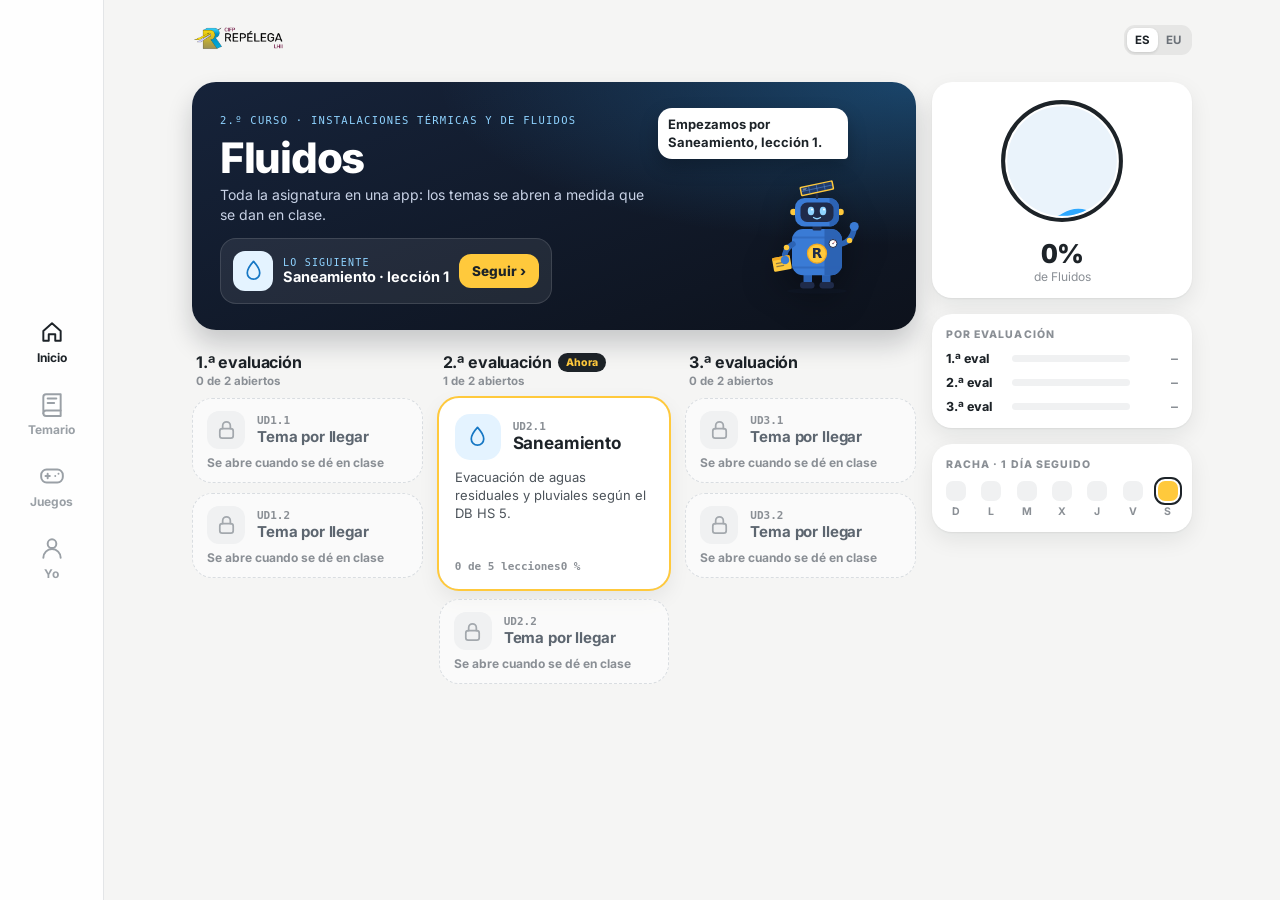
<file: index.html>
<!doctype html>
<html lang="es">
  <head>
    <meta charset="utf-8" />
    <meta name="viewport" content="width=device-width, initial-scale=1, viewport-fit=cover" />
    <meta name="theme-color" content="#fbfbfd" />
    <meta name="description" content="Demo para el CIFP Repélega: teoría, práctica y cálculo paso a paso de saneamiento." />
    <title>Repélega · Saneamiento</title>
    <link rel="icon" href="./robot.svg" type="image/svg+xml" />
    <link rel="manifest" href="./manifest.webmanifest" />
    <script type="module" crossorigin src="./assets/index-CCVBvcX_.js"></script>
    <link rel="stylesheet" crossorigin href="./assets/index-CVc-KBgt.css">
  </head>
  <body>
    <div id="app"></div>
  </body>
</html>
</file>
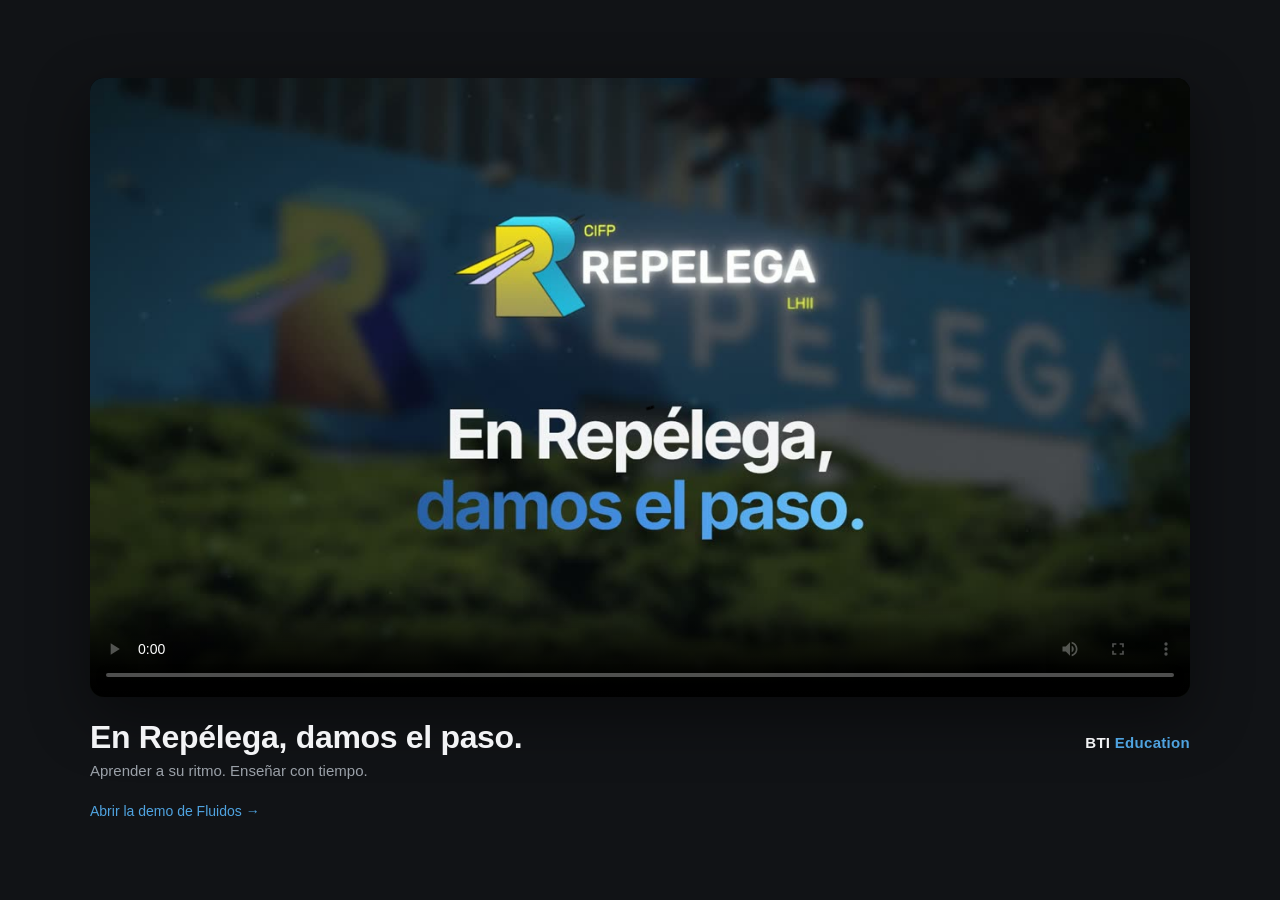
<file: video/index.html>
<!doctype html>
<html lang="es">
<head>
<meta charset="utf-8">
<meta name="viewport" content="width=device-width, initial-scale=1">
<title>Repélega · Vídeo</title>
<meta name="description" content="Vídeo de la propuesta de BTI Education para el CIFP Repélega LHII.">
<meta property="og:image" content="portada.jpg">
<style>
  /* Página del vídeo (se publica en /repelega-demo/video/ con tools/publish.ts) */
  :root { --bg: #111316; --tx: #F2F3F5; --mu: #9AA0A8; --ac: #4FA3E0; }
  * { box-sizing: border-box; }
  body { margin: 0; min-height: 100vh; background: var(--bg); color: var(--tx);
    font-family: -apple-system, BlinkMacSystemFont, "Segoe UI", Inter, Roboto, sans-serif;
    display: flex; flex-direction: column; align-items: center; justify-content: center; padding: 24px 16px; }
  main { width: 100%; max-width: 1100px; }
  video { width: 100%; aspect-ratio: 16 / 9; display: block; background: #000; border-radius: 14px;
    box-shadow: 0 20px 60px rgba(0,0,0,.45); }
  h1 { font-size: clamp(22px, 3.2vw, 32px); font-weight: 650; letter-spacing: -.01em; margin: 22px 0 4px; }
  p { margin: 0; color: var(--mu); font-size: 15px; line-height: 1.5; }
  .row { display: flex; flex-wrap: wrap; gap: 8px 24px; align-items: baseline; justify-content: space-between; }
  a { color: var(--ac); text-decoration: none; } a:hover { text-decoration: underline; }
  .firma { font-weight: 700; letter-spacing: .02em; color: var(--tx); }
  .firma span { color: var(--ac); font-weight: 600; }
  .demo { margin-top: 18px; font-size: 14px; }
</style>
</head>
<body>
<main>
  <video src="repelega.mp4" poster="portada.jpg" controls playsinline preload="metadata"></video>
  <div class="row">
    <div>
      <h1>En Repélega, damos el paso.</h1>
      <p>Aprender a su ritmo. Enseñar con tiempo.</p>
    </div>
    <p class="firma">BTI <span>Education</span></p>
  </div>
  <p class="demo"><a href="../">Abrir la demo de Fluidos →</a></p>
</main>
</body>
</html>
</file>
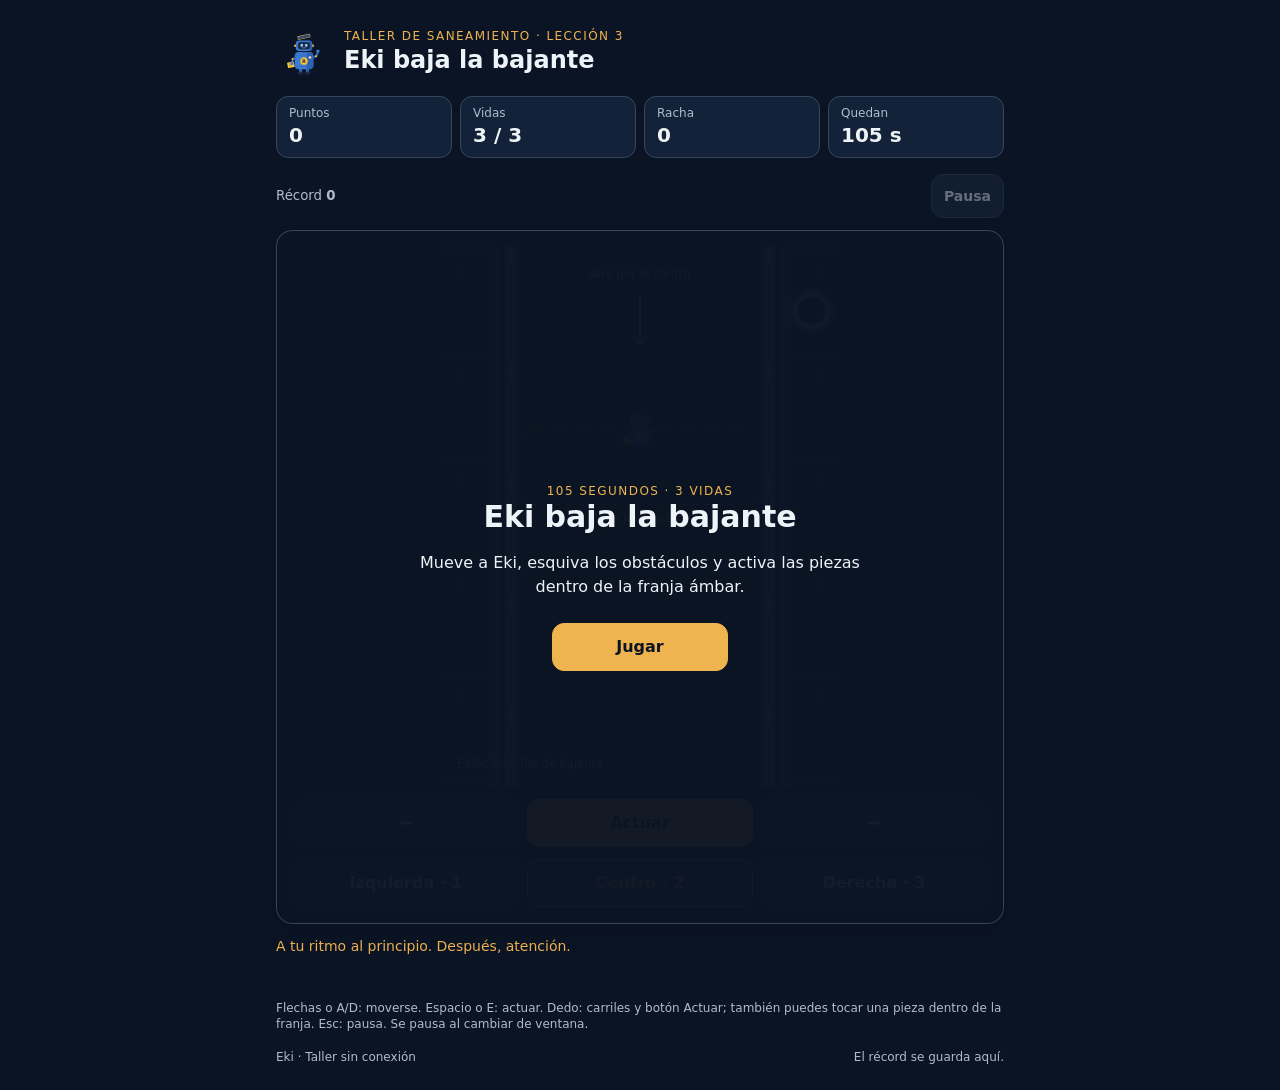
<file: juegos/eki-baja-la-bajante.html>
<!doctype html>
<html lang="es"><head><meta charset="utf-8"><meta name="viewport" content="width=device-width,initial-scale=1"><meta name="description" content="Minijuego de saneamiento sin conexión: Eki baja la bajante"><title>Eki baja la bajante · Eki</title><style>:root{color-scheme:dark;--bg:#0b1424;--panel:#132238;--raised:#1b2e47;--line:#34465b;--ink:#eef3f8;--muted:#adbdce;--amber:#efb34f;--water:#42aef0}*{box-sizing:border-box}body{margin:0;background:var(--bg);color:var(--ink);font-family:system-ui,sans-serif;font-size:16px;line-height:1.5}button{font:inherit;font-weight:600;color:inherit;background:var(--raised);border:1px solid var(--line);border-radius:12px;padding:8px 12px;min-height:48px;cursor:pointer;touch-action:manipulation}button:hover{background:#263b55}button:active{transform:translateY(1px)}button:focus-visible{outline:3px solid var(--amber);outline-offset:3px}button:disabled{opacity:.4;cursor:default}.primary{background:var(--amber);border-color:var(--amber);color:var(--bg)}.primary:hover{background:#f6c575}[hidden]{display:none!important}main{max-width:760px;margin:auto;padding:24px 16px}header{display:flex;align-items:center;gap:12px;margin-bottom:16px}.eki{width:56px;height:56px;object-fit:contain;flex:none}h1{font-size:24px;line-height:32px;margin:0;text-wrap:balance}p{margin:8px 0;text-wrap:pretty}.eyebrow{font-size:12px;line-height:16px;letter-spacing:.12em;color:var(--amber);text-transform:uppercase}.muted,small{color:var(--muted)}.hud{display:grid;grid-template-columns:repeat(4,1fr);gap:8px;margin:16px 0}.stat{background:var(--panel);border:1px solid var(--line);border-radius:12px;padding:8px 12px}.stat small{display:block;font-size:12px;line-height:16px}.stat b{font-size:20px;line-height:28px;font-variant-numeric:tabular-nums}.topline{display:flex;align-items:center;justify-content:space-between;gap:12px;margin-bottom:12px}.topline button{min-height:44px;font-size:14px}.stage{position:relative;background:var(--panel);border:1px solid var(--line);border-radius:16px;padding:16px;box-shadow:0 8px 24px #0002}.overlay{position:absolute;inset:0;z-index:5;background:#0b1424f5;border-radius:16px;display:flex;align-items:center;justify-content:center;padding:24px}.sheet{max-width:440px;text-align:center}.sheet h2{font-size:30px;line-height:36px;margin:0 0 16px}.sheet button{margin-top:16px;min-width:176px}.sheet .big{font-size:48px;line-height:1;color:var(--amber);font-weight:700;margin:24px 0 8px}.sheet .idea{padding:16px;border:1px solid var(--line);border-radius:12px;margin-top:16px}.report{font-size:14px;line-height:20px;color:var(--muted)}.status{min-height:48px;margin-top:12px;color:var(--amber);font-size:14px;line-height:20px}.help{font-size:12px;line-height:16px;color:var(--muted);margin:16px 0}.meter{height:8px;border-radius:999px;background:#34465b;overflow:hidden}.meter i{display:block;height:100%;background:var(--water);width:100%}.controls{display:flex;gap:8px;margin-top:12px}.controls button{flex:1}.board-svg{display:block;width:100%;height:auto;max-height:60vh;min-height:280px}.board-svg text{font-family:system-ui,sans-serif;fill:var(--muted);font-size:12px}.footer{display:flex;justify-content:space-between;gap:16px;font-size:12px;color:var(--muted);margin-top:16px}.controls [aria-pressed=true]{border-color:var(--amber);color:var(--amber)}@media(max-width:420px){main{padding:16px 12px}h1{font-size:20px;line-height:28px}.stat{padding:8px}.stage{padding:12px}.overlay{padding:16px}.hud{gap:4px}.eki{width:48px}.sheet h2{font-size:24px;line-height:32px}.sheet .big{font-size:36px}}
</style></head><body><main><header><img class="eki" src="../robot.svg" alt="Eki"><div><div class="eyebrow">Taller de saneamiento · Lección 3</div><h1>Eki baja la bajante</h1></div></header><div class="hud" aria-label="Marcador"><div class="stat"><small>Puntos</small><b id="score">0</b></div><div class="stat"><small>Vidas</small><b id="lives">3 / 3</b></div><div class="stat"><small>Racha</small><b id="combo">0</b></div><div class="stat"><small>Quedan</small><b id="time">105 s</b></div></div><div class="topline"><small>Récord <b id="best">0</b></small><button id="pause" disabled>Pausa</button></div><section class="stage" aria-label="Zona de juego"><svg id="shaft" class="board-svg" viewBox="0 0 420 560" role="img" aria-label="Bajante con agua en las paredes, aire en el centro y Eki descendiendo"><defs><pattern id="floors" width="420" height="110" patternUnits="userSpaceOnUse"><path d="M0 0H52M368 0H420" stroke="#34465b" stroke-width="4"/><path d="M20 12v20M400 12v20" stroke="#34465b"/></pattern><symbol id="bot" viewBox="0 0 64 72"><g fill="#1b2e47" stroke="#adbdce" stroke-width="3"><rect x="12" y="12" width="40" height="30" rx="9"/><rect x="19" y="43" width="26" height="18" rx="5"/><path d="M32 4v8M12 43 5 51M52 43 59 51M23 61v7M41 61v7"/></g><g fill="#efb34f"><circle cx="24" cy="26" r="4"/><circle cx="40" cy="26" r="4"/></g><path d="M26 35h12" stroke="#adbdce" stroke-width="2"/></symbol></defs><rect width="420" height="560" fill="#0b1424"/><rect id="floorScroll" width="420" height="800" y="-110" fill="url(#floors)"/><path d="M60 0V560M360 0V560" stroke="#34465b" stroke-width="12"/><path d="M76 0V560M344 0V560" stroke="#42aef0" stroke-width="12" opacity=".6"/><g id="flowMarks" stroke="#42aef0" stroke-width="4"></g><path d="M210 50v50m-6-7 6 7 6-7" fill="none" stroke="#adbdce" stroke-width="2"/><text x="210" y="32" text-anchor="middle">Aire por el centro</text><g transform="translate(388 66)"><circle r="22" fill="#132238" stroke="#34465b" stroke-width="4"/><circle r="17" fill="none" stroke="#42aef0" stroke-width="5"/><circle r="9" fill="#0b1424"/></g><rect x="84" y="190" width="252" height="77" rx="12" fill="#efb34f" fill-opacity=".05" stroke="#efb34f" stroke-dasharray="4 8"/><text x="210" y="285" text-anchor="middle">Zona para actuar</text><g id="objects"></g><image id="ekiRunner" href="../robot.svg" x="180" y="157" width="60" height="60"/><text id="building" x="20" y="540">Cubierta</text></svg><div class="controls"><button id="left" aria-label="Mover a la izquierda">←</button><button id="action" class="primary">Actuar</button><button id="right" aria-label="Mover a la derecha">→</button></div><div class="controls"><button data-lane="0">Izquierda · 1</button><button data-lane="1">Centro · 2</button><button data-lane="2">Derecha · 3</button></div><div class="overlay" id="pauseNote" hidden><div class="sheet"><h2>En pausa</h2><p>Pulsa Continuar o Esc para seguir.</p></div></div><div class="overlay" id="overlay"><div class="sheet" id="sheet"><div class="eyebrow">105 segundos · 3 vidas</div><h2>Eki baja la bajante</h2><p>Mueve a Eki, esquiva los obstáculos y activa las piezas dentro de la franja ámbar.</p><button class="primary" id="start">Jugar</button></div></div></section><p class="status" id="status" role="status" aria-live="polite">Prepara el taller.</p><p class="help">Flechas o A/D: moverse. Espacio o E: actuar. Dedo: carriles y botón Actuar; también puedes tocar una pieza dentro de la franja. Esc: pausa. Se pausa al cambiar de ventana.</p><div class="footer"><span>Eki · Taller sin conexión</span><span id="save">El récord se guarda aquí.</span></div></main><script>
'use strict';
// REGLAS PURAS: sin DOM, reloj, azar global ni almacenamiento; devuelven estados nuevos.
// Segundos, reserva, vidas, puntos y rachas son convenciones lúdicas, NO valores de proyecto.
const DURATION = 105;
const clamp = (n, a, b) => Math.max(a, Math.min(b, n));
const points = combo => 10 * Math.min(5, combo);
const noise = n => { const x = Math.sin(n * 127.1 + 311.7) * 43758.5453; return x - Math.floor(x); };
const base = () => ({ time: 0, lives: 3, score: 0, combo: 0, over: false, message: 'A tu ritmo al principio. Después, atención.' });
function hit(s) { const combo = s.combo + 1; return { ...s, combo, score: s.score + points(combo) }; }
function miss(s, message) { return { ...s, lives: Math.max(0, s.lives - 1), combo: 0, over: s.over || s.lives <= 1, message }; }
function clockStep(s, dt) { const time = Math.min(DURATION, s.time + Math.max(0, dt)); return { ...s, time, over: s.over || time >= DURATION }; }
const GAME = 'bajante-v1', TITLE = 'Eki baja la bajante';
// DB HS 5: 3.3.1.3 (trazado); 3.3.1.4.1.1 (pie con piezas especiales);
// 3.3.3.1 y 3.3.3.2.5 (primaria y desvíos); 4.1.2.1 (agua no ocupa más de 1/3);
// 5.2.2 (evitar cambios bruscos en pequeña evacuación); apéndice A (primaria, secundaria, terciaria, válvula).
// Anillo de agua y aire central: ilustración cualitativa pedida, no simulación física
// ni régimen anular expresamente descrito por el texto. Eki es un robot de mantenimiento.
// Los eventos son intervenciones en distintos tramos, no una prescripción de combinar
// todos los subsistemas. Una válvula NUNCA alivia sobrepresión: sólo admite aire.
const IDEA = 'La válvula admite aire; la ventilación secundaria permite evacuar el aire comprimido del pie.';
const EVENT_TYPES = ['primary', 'valve', 'clog', 'turn', 'divert', 'valve', 'clog', 'base'];
const LABELS = { primary: 'Abrir a cubierta', valve: 'Admitir aire', clog: 'Tapón de agua', turn: 'Giro brusco', divert: 'Ventilar desvío', base: 'Salida de aire al pie' };
const REASONS = { primary: 'Cubierta cerrada: fluctuaciones de presión.', valve: 'Depresión en el ramal: el cierre pierde agua.', clog: 'Un tapón de agua bloqueó el paso.', turn: 'Cambio brusco sin pieza adecuada.', divert: 'Desvío sin ventilación independiente.', base: 'Sobrepresión al pie: faltó la salida de aire por ventilación secundaria.' };
const isHazard = kind => kind === 'clog' || kind === 'turn';
const runnerSpeed = time => 78 + Math.min(62, time * .6);
function createState() { return { ...base(), lane: 1, objects: [], spawnIn: 1.3, count: 0, lastReason: '', flash: 0 }; }
function move(s, d) { return s.over ? s : { ...s, lane: clamp(s.lane + d, 0, 2) }; }
function setLane(s, lane) { return s.over ? s : { ...s, lane: clamp(lane, 0, 2) }; }
function activate(s) { if (s.over)
    return s; const item = s.objects.filter(o => !o.done && !o.resolved && !isHazard(o.kind) && o.lane === s.lane && o.y >= 190 && o.y <= 267).sort((a, b) => a.y - b.y)[0]; if (!item)
    return { ...s, combo: 0, message: 'Acércate a una pieza dentro de la franja.' }; return { ...hit(s), objects: s.objects.map(o => o.id === item.id ? { ...o, done: true } : o), message: item.kind === 'valve' ? 'Entra aire: proteges el cierre de la depresión.' : item.kind === 'base' ? 'El aire comprimido sale por la ventilación secundaria.' : item.kind === 'divert' ? 'Tramos del desvío ventilados por separado.' : 'Bajante abierta a la atmósfera.', flash: .5 }; }
function step(s, dt) {
    if (s.over)
        return s;
    const delta = Math.min(Math.max(0, dt), DURATION - s.time);
    let n = clockStep(s, delta);
    n.flash = Math.max(0, s.flash - delta);
    let objects = s.objects.map(o => ({ ...o, y: o.y - runnerSpeed(s.time) * delta }));
    n.spawnIn -= delta;
    if (n.spawnIn <= 0) {
        const kind = EVENT_TYPES[n.count % EVENT_TYPES.length], lane = kind === 'primary' || kind === 'base' ? 1 : Math.floor(noise(n.count + 2) * 3);
        objects.push({ id: n.count, kind, lane, y: 595, done: false, resolved: false });
        n.count++;
        n.spawnIn = Math.max(2.45, 3.8 - n.time * .011);
    }
    for (let i = 0; i < objects.length; i++) {
        const o = objects[i];
        if (o.resolved || o.y > 190)
            continue;
        const failed = isHazard(o.kind) ? o.lane === n.lane : !o.done;
        if (failed) {
            n = miss(n, REASONS[o.kind]);
            n.lastReason = REASONS[o.kind];
            n.flash = .6;
        }
        else if (isHazard(o.kind)) {
            n = hit(n);
            n.message = 'Paso limpio. Sigue bajando.';
        }
        objects[i] = { ...o, resolved: true };
        if (n.lives <= 0)
            break;
    }
    return { ...n, objects: objects.filter(o => o.y > -60) };
}
/* UI: a partir de aquí sí hay DOM y efectos. */
const $ = id => document.getElementById(id), KEY = 'eki-hs5-' + GAME;
let best = 0, storageOK = true;
try {
    const v = Number(localStorage.getItem(KEY));
    best = Number.isFinite(v) && v >= 0 ? Math.floor(v) : 0;
}
catch {
    storageOK = false;
}
let state = createState(), running = false, paused = false, last = 0;
$('best').textContent = best;
function hud() { for (const [id, val] of Object.entries({ score: state.score, lives: state.lives + ' / 3', combo: state.combo, time: Math.ceil(DURATION - state.time) + ' s', status: state.message }))
    if ($(id).textContent !== String(val))
        $(id).textContent = val; }
function start() { state = createState(); running = true; paused = false; last = performance.now(); $('overlay').hidden = true; $('pauseNote').hidden = true; $('pause').disabled = false; $('pause').textContent = 'Pausa'; build(); render(); hud(); $('pause').focus(); }
function finish() {
    running = false;
    best = Math.max(best, state.score);
    try {
        localStorage.setItem(KEY, String(best));
    }
    catch {
        storageOK = false;
    }
    $('best').textContent = best;
    $('pause').disabled = true;
    $('sheet').innerHTML = '<div class="eyebrow">' + (state.lives ? 'Turno completado' : 'Fin del turno') + '</div><h2>' + TITLE + '</h2><div class="big">' + state.score + '</div><p>puntos · récord ' + best + '</p><p class="report" id="report"></p><p class="idea">' + IDEA + '</p><button class="primary" id="again">Volver a jugar</button>';
    $('report').textContent = report();
    $('overlay').hidden = false;
    $('again').onclick = start;
    $('again').focus();
    $('save').textContent = storageOK ? 'Récord guardado en este dispositivo.' : 'El navegador no permite guardar el récord.';
}
function act(fn, ...args) { if (!running || paused || state.over)
    return; state = fn(state, ...args); render(); hud(); if (state.over)
    finish(); }
function pause() { if (!running)
    return; paused = !paused; last = performance.now(); $('pause').textContent = paused ? 'Continuar' : 'Pausa'; $('pauseNote').hidden = !paused; }
$('start').onclick = start;
$('pause').onclick = pause;
document.addEventListener('visibilitychange', () => { if (document.hidden && running && !paused)
    pause(); last = performance.now(); });
window.addEventListener('blur', () => { if (running && !paused)
    pause(); });
document.addEventListener('keydown', e => { if (e.code === 'Escape') {
    e.preventDefault();
    pause();
} });
function loop(now) { const dt = Math.min(.05, Math.max(0, (now - last) / 1000)); last = now; if (running && !paused) {
    state = step(state, dt);
    render();
    hud();
    if (state.over)
        finish();
} requestAnimationFrame(loop); }
const lanes = [112, 210, 308];
let objectSignature = '';
function build() { objectSignature = ''; $('objects').innerHTML = ''; $('flowMarks').innerHTML = [0, 1, 2, 3, 4].map((_, i) => '<path id="flow' + i + '" d="M76 0v16m268-16v16"/>').join(''); }
function render() {
    $('ekiRunner').setAttribute('x', lanes[state.lane] - 30);
    $('ekiRunner').style.opacity = state.flash > 0 ? .55 + state.flash * .6 : 1;
    $('floorScroll').setAttribute('y', -110 - (state.time * runnerSpeed(state.time) % 110));
    for (let i = 0; i < 5; i++)
        $('flow' + i).setAttribute('transform', 'translate(0 ' + ((i * 120 + state.time * 110) % 560) + ')');
    const signature = state.objects.map(o => o.id + ':' + o.done + ':' + o.resolved).join('|');
    if (signature !== objectSignature) {
        objectSignature = signature;
        $('objects').innerHTML = state.objects.map(o => { const hazard = isHazard(o.kind), color = hazard ? '#adbdce' : o.done ? '#42aef0' : '#efb34f'; const icon = o.kind === 'clog' ? '<path d="M-33-8Q0-26 33-8V12Q0 28-33 12z" fill="#42aef0"/>' : o.kind === 'turn' ? '<path d="M-24-22V16H26" stroke="' + color + '" stroke-width="16" fill="none"/>' : o.kind === 'valve' ? '<path d="M-25 0H25M0-20V20m-8-8 8 8 8-8" stroke="' + color + '" stroke-width="4" fill="none"/>' : o.kind === 'base' ? '<path d="M-25 18H20V-17m-8 8 8-8 8 8" stroke="' + color + '" stroke-width="4" fill="none"/>' : o.kind === 'divert' ? '<path d="M-20-20 10 0-10 20M24 20V-18m-6 8 6-8 6 8" stroke="' + color + '" stroke-width="4" fill="none"/>' : '<path d="M-18 20V-17M18 20V-17M0 10V-24m-8 8 8-8 8 8" stroke="' + color + '" stroke-width="4" fill="none"/>'; return '<g data-object="' + o.id + '" style="cursor:pointer" opacity="' + (o.resolved ? .35 : 1) + '"><rect x="-43" y="-36" width="86" height="72" rx="12" fill="#1b2e47" stroke="' + color + '"/>' + icon + '<text y="52" text-anchor="middle" style="fill:' + color + ';font-size:14px">' + (o.done ? 'Activada' : LABELS[o.kind]) + '</text></g>'; }).join('');
    }
    for (const o of state.objects) {
        const el = $('objects').querySelector('[data-object="' + o.id + '"]');
        if (el)
            el.setAttribute('transform', 'translate(' + lanes[o.lane] + ' ' + o.y + ')');
    }
    $('building').textContent = 'Edificio ' + (1 + Math.floor(Math.max(0, state.count - 1) / 8)) + ' · ' + (state.count % 8 === 1 ? 'Cubierta' : state.count % 8 === 0 ? 'Pie de bajante' : 'Plantas');
    document.querySelectorAll('[data-lane]').forEach(b => b.setAttribute('aria-pressed', String(Number(b.dataset.lane) === state.lane)));
}
function report() { return state.lastReason ? 'Último incidente: ' + state.lastReason : 'Has dejado paso al agua y al aire.'; }
$('left').onclick = () => act(move, -1);
$('right').onclick = () => act(move, 1);
$('action').onclick = () => act(activate);
document.querySelectorAll('[data-lane]').forEach(b => b.onclick = () => act(setLane, Number(b.dataset.lane)));
$('shaft').addEventListener('click', e => { const el = e.target.closest('[data-object]'); if (!el)
    return; const o = state.objects.find(x => x.id === Number(el.dataset.object)); if (o && !isHazard(o.kind) && o.y >= 190 && o.y <= 267) {
    act(setLane, o.lane);
    act(activate);
} });
document.addEventListener('keydown', e => { if (e.repeat)
    return; const k = e.key.toLowerCase(); if (e.target.tagName === 'BUTTON' && (e.key === 'Enter' || e.key === ' ')) {
    if (e.key === ' ' && running && !paused) {
        e.preventDefault();
        act(activate);
    }
    return;
} if (['arrowleft', 'a', 'arrowright', 'd', ' ', 'e', '1', '2', '3'].includes(k)) {
    e.preventDefault();
    if (k === 'arrowleft' || k === 'a')
        act(move, -1);
    else if (k === 'arrowright' || k === 'd')
        act(move, 1);
    else if ('123'.includes(k))
        act(setLane, Number(k) - 1);
    else
        act(activate);
} });
build();
render();
hud();
requestAnimationFrame(loop);
</script></body></html>
</file>
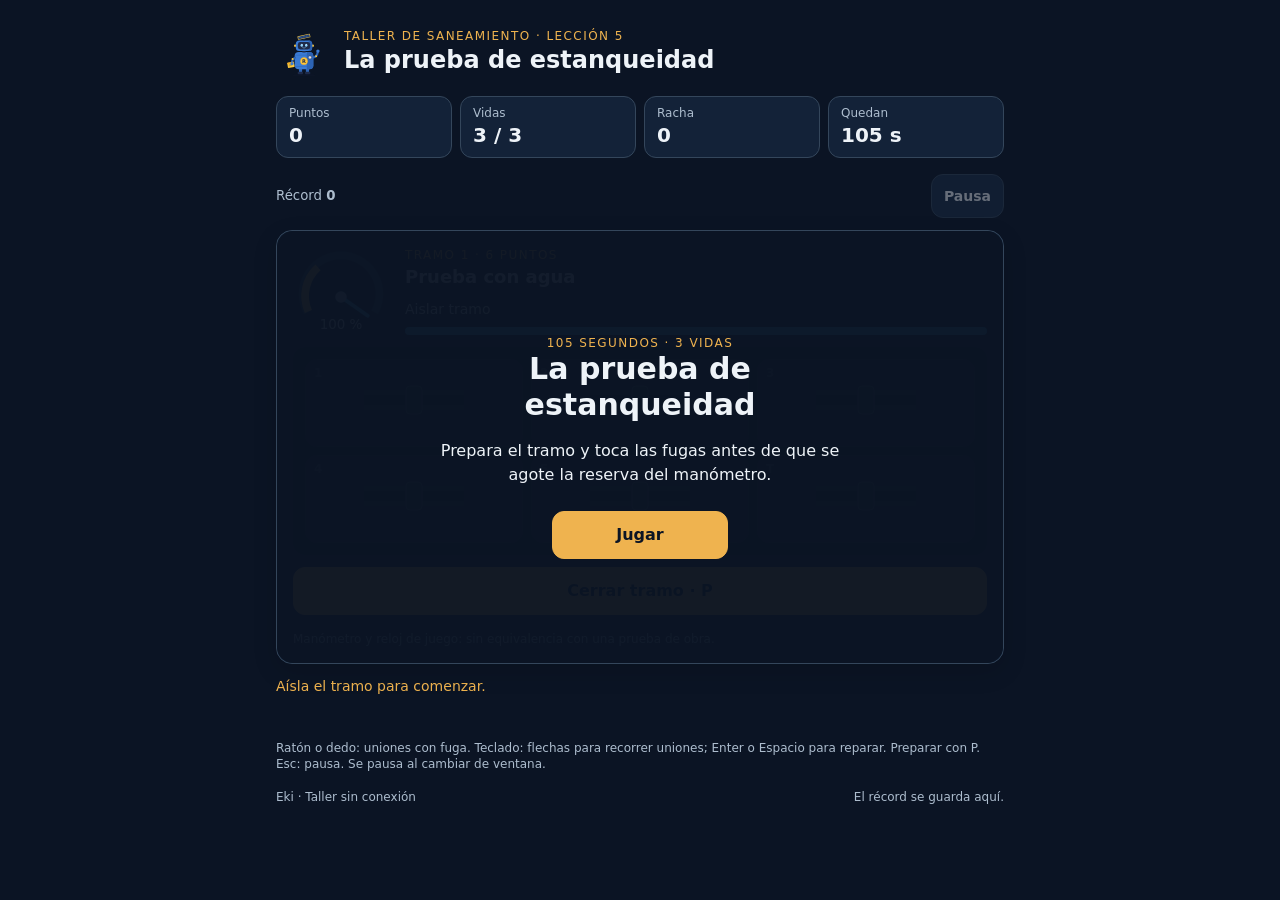
<file: juegos/prueba-estanqueidad.html>
<!doctype html>
<html lang="es"><head><meta charset="utf-8"><meta name="viewport" content="width=device-width,initial-scale=1"><meta name="description" content="Minijuego de saneamiento sin conexión: La prueba de estanqueidad"><title>La prueba de estanqueidad · Eki</title><style>:root{color-scheme:dark;--bg:#0b1424;--panel:#132238;--raised:#1b2e47;--line:#34465b;--ink:#eef3f8;--muted:#adbdce;--amber:#efb34f;--water:#42aef0}*{box-sizing:border-box}body{margin:0;background:var(--bg);color:var(--ink);font-family:system-ui,sans-serif;font-size:16px;line-height:1.5}button{font:inherit;font-weight:600;color:inherit;background:var(--raised);border:1px solid var(--line);border-radius:12px;padding:8px 12px;min-height:48px;cursor:pointer;touch-action:manipulation}button:hover{background:#263b55}button:active{transform:translateY(1px)}button:focus-visible{outline:3px solid var(--amber);outline-offset:3px}button:disabled{opacity:.4;cursor:default}.primary{background:var(--amber);border-color:var(--amber);color:var(--bg)}.primary:hover{background:#f6c575}[hidden]{display:none!important}main{max-width:760px;margin:auto;padding:24px 16px}header{display:flex;align-items:center;gap:12px;margin-bottom:16px}.eki{width:56px;height:56px;object-fit:contain;flex:none}h1{font-size:24px;line-height:32px;margin:0;text-wrap:balance}p{margin:8px 0;text-wrap:pretty}.eyebrow{font-size:12px;line-height:16px;letter-spacing:.12em;color:var(--amber);text-transform:uppercase}.muted,small{color:var(--muted)}.hud{display:grid;grid-template-columns:repeat(4,1fr);gap:8px;margin:16px 0}.stat{background:var(--panel);border:1px solid var(--line);border-radius:12px;padding:8px 12px}.stat small{display:block;font-size:12px;line-height:16px}.stat b{font-size:20px;line-height:28px;font-variant-numeric:tabular-nums}.topline{display:flex;align-items:center;justify-content:space-between;gap:12px;margin-bottom:12px}.topline button{min-height:44px;font-size:14px}.stage{position:relative;background:var(--panel);border:1px solid var(--line);border-radius:16px;padding:16px;box-shadow:0 8px 24px #0002}.overlay{position:absolute;inset:0;z-index:5;background:#0b1424f5;border-radius:16px;display:flex;align-items:center;justify-content:center;padding:24px}.sheet{max-width:440px;text-align:center}.sheet h2{font-size:30px;line-height:36px;margin:0 0 16px}.sheet button{margin-top:16px;min-width:176px}.sheet .big{font-size:48px;line-height:1;color:var(--amber);font-weight:700;margin:24px 0 8px}.sheet .idea{padding:16px;border:1px solid var(--line);border-radius:12px;margin-top:16px}.report{font-size:14px;line-height:20px;color:var(--muted)}.status{min-height:48px;margin-top:12px;color:var(--amber);font-size:14px;line-height:20px}.help{font-size:12px;line-height:16px;color:var(--muted);margin:16px 0}.meter{height:8px;border-radius:999px;background:#34465b;overflow:hidden}.meter i{display:block;height:100%;background:var(--water);width:100%}.controls{display:flex;gap:8px;margin-top:12px}.controls button{flex:1}.board-svg{display:block;width:100%;height:auto;max-height:60vh;min-height:280px}.board-svg text{font-family:system-ui,sans-serif;fill:var(--muted);font-size:12px}.footer{display:flex;justify-content:space-between;gap:16px;font-size:12px;color:var(--muted);margin-top:16px}.controls [aria-pressed=true]{border-color:var(--amber);color:var(--amber)}@media(max-width:420px){main{padding:16px 12px}h1{font-size:20px;line-height:28px}.stat{padding:8px}.stage{padding:12px}.overlay{padding:16px}.hud{gap:4px}.eki{width:48px}.sheet h2{font-size:24px;line-height:32px}.sheet .big{font-size:36px}}
.gauge{display:flex;gap:16px;align-items:center;margin-bottom:12px}.dial{width:96px;flex:none}.gauge h2{font-size:18px;line-height:28px;margin:0}.gauge p{font-size:14px;line-height:20px}.gauge .meter{margin-top:8px}.testboard{width:100%;display:grid;grid-template-columns:repeat(3,minmax(0,1fr));gap:8px;position:relative;padding:12px;background:var(--bg);border-radius:12px}.joint{height:88px;padding:4px;position:relative;overflow:hidden;border-color:#34465b;background:#132238}.joint svg{width:100%;height:64px;display:block}.joint .number{position:absolute;left:8px;top:4px;font-size:12px;color:var(--muted)}.joint .plume{opacity:0}.joint[data-leak="yes"] .plume{opacity:1}.joint[data-fixed="yes"]{border-color:var(--water)}.joint[data-fixed="yes"] .number{color:var(--water)}.prep{width:100%;margin-top:12px}.testboard[data-mode="aire"] .plume{fill:none;stroke:#adbdce;stroke-width:2}.testboard[data-mode="humo"] .plume{fill:#adbdce;stroke:none}.testboard[data-mode="agua"] .plume{fill:var(--water);stroke:none}.joint[data-leak="yes"] .p1{transform:translateY(var(--drift))}.joint[data-leak="yes"] .p2{transform:translateY(calc(var(--drift)*.5))}@media(max-width:420px){.joint{height:80px}.joint svg{height:60px}.testboard{padding:8px;gap:8px}}</style></head><body><main><header><img class="eki" src="../robot.svg" alt="Eki"><div><div class="eyebrow">Taller de saneamiento · Lección 5</div><h1>La prueba de estanqueidad</h1></div></header><div class="hud" aria-label="Marcador"><div class="stat"><small>Puntos</small><b id="score">0</b></div><div class="stat"><small>Vidas</small><b id="lives">3 / 3</b></div><div class="stat"><small>Racha</small><b id="combo">0</b></div><div class="stat"><small>Quedan</small><b id="time">105 s</b></div></div><div class="topline"><small>Récord <b id="best">0</b></small><button id="pause" disabled>Pausa</button></div><section class="stage" aria-label="Zona de juego"><div class="gauge"><svg class="dial" viewBox="0 0 100 86" role="img" aria-label="Manómetro de reserva de juego, sin unidades de presión"><path d="M15 65a40 40 0 1 1 70 0" fill="none" stroke="#34465b" stroke-width="8"/><path d="M16 64a40 40 0 0 1 10-46" fill="none" stroke="#efb34f" stroke-width="8"/><path id="needle" d="M50 49V15" stroke="#42aef0" stroke-width="4" stroke-linecap="round"/><circle cx="50" cy="49" r="6" fill="#adbdce"/><text id="reserve" x="50" y="82" text-anchor="middle" fill="#eef3f8" font-family="system-ui" font-size="14">100 %</text></svg><div style="flex:1"><div class="eyebrow" id="levelName">Tramo 1</div><h2 id="modeName">Prueba con agua</h2><p id="phaseText">Prepara el tramo.</p><div class="meter"><i id="pressure"></i></div></div></div><div class="testboard" id="joints" aria-label="Uniones del tramo" data-mode="agua"></div><button class="primary prep" id="prepare">Cerrar tramo · P</button><p class="help" style="margin-bottom:0">Manómetro y reloj de juego: sin equivalencia con una prueba de obra.</p><div class="overlay" id="pauseNote" hidden><div class="sheet"><h2>En pausa</h2><p>Pulsa Continuar o Esc para seguir.</p></div></div><div class="overlay" id="overlay"><div class="sheet" id="sheet"><div class="eyebrow">105 segundos · 3 vidas</div><h2>La prueba de estanqueidad</h2><p>Prepara el tramo y toca las fugas antes de que se agote la reserva del manómetro.</p><button class="primary" id="start">Jugar</button></div></div></section><p class="status" id="status" role="status" aria-live="polite">Prepara el taller.</p><p class="help">Ratón o dedo: uniones con fuga. Teclado: flechas para recorrer uniones; Enter o Espacio para reparar. Preparar con P. Esc: pausa. Se pausa al cambiar de ventana.</p><div class="footer"><span>Eki · Taller sin conexión</span><span id="save">El récord se guarda aquí.</span></div></main><script>
'use strict';
// REGLAS PURAS: sin DOM, reloj, azar global ni almacenamiento; devuelven estados nuevos.
// Segundos, reserva, vidas, puntos y rachas son convenciones lúdicas, NO valores de proyecto.
const DURATION = 105;
const clamp = (n, a, b) => Math.max(a, Math.min(b, n));
const points = combo => 10 * Math.min(5, combo);
const noise = n => { const x = Math.sin(n * 127.1 + 311.7) * 43758.5453; return x - Math.floor(x); };
const base = () => ({ time: 0, lives: 3, score: 0, combo: 0, over: false, message: 'A tu ritmo al principio. Después, atención.' });
function hit(s) { const combo = s.combo + 1; return { ...s, combo, score: s.score + points(combo) }; }
function miss(s, message) { return { ...s, lives: Math.max(0, s.lives - 1), combo: 0, over: s.over || s.lives <= 1, message }; }
function clockStep(s, dt) { const time = Math.min(DURATION, s.time + Math.max(0, dt)); return { ...s, time, over: s.over || time >= DURATION }; }
const GAME = 'prueba-v1', TITLE = 'La prueba de estanqueidad';
// DB HS 5: 5.6.1.6 (comprobar todas las uniones); 5.6.3 (agua y taponado,
// exceptuando cubierta); 5.6.4 (aire y presión constante); 5.6.5 (humo,
// cierres con agua y taponar cubierta DESPUÉS de que aparezca humo allí).
// No se muestran bar, Pa ni minutos de ensayo: reserva y cuenta atrás son de juego.
// Una reparación reinicia la comprobación; no se da por válido un ensayo con pérdida.
// 'Tapón olvidado': terminal sin taponar; no un tapón que fuga por existir.
const IDEA = 'La prueba con agua termina únicamente cuando ninguna unión pierde agua.';
const MODES = ['agua', 'aire', 'humo'];
function makeLevel(level) { const count = Math.min(12, 6 + 3 * Math.floor(level / 2)), mode = MODES[level % 3], leaks = Math.min(5, 2 + Math.floor(level / 2)); const order = Array.from({ length: count }, (_, i) => i).sort((a, b) => noise(level * 31 + a + 1) - noise(level * 31 + b + 1)); return { level, mode, phase: 'close', reserve: 1, hold: 0, reveal: 0, transition: 0, inspect: Math.min(7, 3 + level * .4), phaseTime: 0, joints: Array.from({ length: count }, (_, i) => ({ id: i, leak: order.slice(0, leaks).includes(i), fixed: false, terminal: i === count - 1 })), message: 'Aísla el tramo para comenzar.' }; }
function createState() { return { ...base(), ...makeLevel(0), lastReason: '' }; }
function prepare(s) { if (s.over)
    return s; if (s.phase === 'close')
    return { ...s, phase: 'charge', phaseTime: 0, message: s.mode === 'humo' ? 'Tramo preparado. Llena los cierres con agua.' : 'Terminales taponados; cubierta abierta.' }; if (s.phase === 'charge')
    return { ...s, phase: s.mode === 'humo' ? 'inject' : 'hunt', phaseTime: 0, message: s.mode === 'humo' ? 'Cierres con agua. Introduce humo desde la parte baja.' : 'Tramo cargado. Localiza las pérdidas.' }; if (s.phase === 'inject')
    return { ...s, phase: 'roof', phaseTime: 0, message: 'El humo sube hacia la cubierta. Espera a que aparezca.' }; if (s.phase === 'roof' && s.phaseTime >= 1.2)
    return { ...s, phase: 'hunt', phaseTime: 0, message: 'Humo en cubierta: terminal de cubierta taponado. Busca escapes interiores.' }; return s; }
function repair(s, i) { if (s.over || s.phase !== 'hunt' || !s.joints[i] || s.joints[i].fixed)
    return s; const joint = s.joints[i]; if (!joint.leak)
    return { ...s, combo: 0, reserve: Math.max(0, s.reserve - .065), message: 'Unión seca. Observa las señales antes de tocar.' }; const joints = s.joints.map((j, k) => k === i ? { ...j, leak: false, fixed: true } : j), allFixed = joints.every(j => !j.leak); return { ...hit(s), joints, reserve: allFixed ? 1 : Math.min(1, s.reserve + .1), phase: allFixed ? 'hold' : 'hunt', hold: 0, phaseTime: 0, message: allFixed ? 'Reparado. Se recarga y comienza una nueva comprobación.' : joint.terminal ? 'Terminal taponado. Sigue buscando.' : 'Unión reparada. Sigue buscando.' }; }
function step(s, dt) { if (s.over)
    return s; const delta = Math.min(Math.max(0, dt), DURATION - s.time); let n = clockStep(s, delta); n.phaseTime = s.phaseTime + delta; if (['close', 'charge', 'inject', 'roof'].includes(s.phase)) {
    if (n.phaseTime > 12) {
        n = miss(n, 'Se agotó el turno de preparación.');
        return { ...n, ...makeLevel(s.level), lastReason: 'No se preparó el tramo a tiempo.' };
    }
    return n;
} if (s.phase === 'next') {
    n.transition -= delta;
    return n.transition <= 0 ? { ...n, ...makeLevel(s.level + 1) } : n;
} if (s.phase === 'hold') {
    n.hold += delta;
    if (n.hold >= s.inspect) {
        n = hit(n);
        return { ...n, phase: 'next', transition: 1.8, message: 'Tramo revisado sin pérdidas. Siguiente tramo.' };
    }
    return n;
} if (s.phase === 'hunt') {
    const leaking = s.joints.filter(j => j.leak).length;
    n.reserve = Math.max(0, s.reserve - delta * (.025 + leaking * (.012 + s.level * .0018)));
    n.reveal = (s.reveal + delta) % (Math.max(1.6, 3 - s.level * .1));
    if (n.reserve <= 0) {
        n = miss(n, 'El manómetro ha caído. Hay que repetir la prueba.');
        return { ...n, ...makeLevel(s.level), lastReason: 'Quedaron uniones o terminales con pérdidas.' };
    }
} return n; }
/* UI: a partir de aquí sí hay DOM y efectos. */
const $ = id => document.getElementById(id), KEY = 'eki-hs5-' + GAME;
let best = 0, storageOK = true;
try {
    const v = Number(localStorage.getItem(KEY));
    best = Number.isFinite(v) && v >= 0 ? Math.floor(v) : 0;
}
catch {
    storageOK = false;
}
let state = createState(), running = false, paused = false, last = 0;
$('best').textContent = best;
function hud() { for (const [id, val] of Object.entries({ score: state.score, lives: state.lives + ' / 3', combo: state.combo, time: Math.ceil(DURATION - state.time) + ' s', status: state.message }))
    if ($(id).textContent !== String(val))
        $(id).textContent = val; }
function start() { state = createState(); running = true; paused = false; last = performance.now(); $('overlay').hidden = true; $('pauseNote').hidden = true; $('pause').disabled = false; $('pause').textContent = 'Pausa'; build(); render(); hud(); $('pause').focus(); }
function finish() {
    running = false;
    best = Math.max(best, state.score);
    try {
        localStorage.setItem(KEY, String(best));
    }
    catch {
        storageOK = false;
    }
    $('best').textContent = best;
    $('pause').disabled = true;
    $('sheet').innerHTML = '<div class="eyebrow">' + (state.lives ? 'Turno completado' : 'Fin del turno') + '</div><h2>' + TITLE + '</h2><div class="big">' + state.score + '</div><p>puntos · récord ' + best + '</p><p class="report" id="report"></p><p class="idea">' + IDEA + '</p><button class="primary" id="again">Volver a jugar</button>';
    $('report').textContent = report();
    $('overlay').hidden = false;
    $('again').onclick = start;
    $('again').focus();
    $('save').textContent = storageOK ? 'Récord guardado en este dispositivo.' : 'El navegador no permite guardar el récord.';
}
function act(fn, ...args) { if (!running || paused || state.over)
    return; state = fn(state, ...args); render(); hud(); if (state.over)
    finish(); }
function pause() { if (!running)
    return; paused = !paused; last = performance.now(); $('pause').textContent = paused ? 'Continuar' : 'Pausa'; $('pauseNote').hidden = !paused; }
$('start').onclick = start;
$('pause').onclick = pause;
document.addEventListener('visibilitychange', () => { if (document.hidden && running && !paused)
    pause(); last = performance.now(); });
window.addEventListener('blur', () => { if (running && !paused)
    pause(); });
document.addEventListener('keydown', e => { if (e.code === 'Escape') {
    e.preventDefault();
    pause();
} });
function loop(now) { const dt = Math.min(.05, Math.max(0, (now - last) / 1000)); last = now; if (running && !paused) {
    state = step(state, dt);
    render();
    hud();
    if (state.over)
        finish();
} requestAnimationFrame(loop); }
let jointCount = 0, selected = 0;
function build() { jointCount = 0; selected = 0; }
function render() {
    const s = state;
    if (jointCount !== s.joints.length) {
        jointCount = s.joints.length;
        selected = 0;
        $('joints').innerHTML = s.joints.map((j, i) => '<button class="joint" data-joint="' + i + '" tabindex="' + (i === 0 ? 0 : -1) + '" aria-label="' + (j.terminal ? 'Terminal' : 'Unión') + ' ' + (i + 1) + '"><span class="number">' + (j.terminal ? 'T' : i + 1) + '</span><svg viewBox="0 0 100 64" aria-hidden="true"><path d="M0 29H100" stroke="#34465b" stroke-width="20"/><path d="M0 29H100" stroke="#0b1424" stroke-width="10"/><rect x="42" y="15" width="16" height="28" rx="4" fill="#34465b" stroke="#adbdce"/><g class="plume"><circle class="p1" cx="53" cy="52" r="3"/><circle class="p2" cx="59" cy="44" r="4"/><path d="M54 29q16 0 16 16" fill="none" stroke="currentColor" stroke-width="2"/></g></svg></button>').join('');
        $('joints').querySelectorAll('[data-joint]').forEach(b => b.onclick = () => { select(Number(b.dataset.joint), false); act(repair, Number(b.dataset.joint)); });
    }
    $('joints').dataset.mode = s.mode;
    $('joints').style.setProperty('--drift', Math.sin(s.time * 5) * 4 + 'px');
    $('levelName').textContent = 'Tramo ' + (s.level + 1) + ' · ' + s.joints.length + ' puntos';
    $('modeName').textContent = 'Prueba con ' + s.mode;
    $('pressure').style.width = s.reserve * 100 + '%';
    $('reserve').textContent = Math.round(s.reserve * 100) + ' %';
    $('needle').setAttribute('transform', 'rotate(' + (-125 + s.reserve * 250) + ' 50 49)');
    const phaseLabels = { close: 'Aislar tramo', charge: s.mode === 'humo' ? 'Llenar cierres con agua' : 'Cargar el tramo', inject: 'Introducir humo abajo', roof: s.phaseTime >= 1.2 ? 'Humo en cubierta' : 'El humo asciende', hunt: 'Busca gotas, aire o humo', hold: 'Comprobación sin pérdidas', next: 'Tramo completado' };
    $('phaseText').textContent = phaseLabels[s.phase];
    const prepLabels = { close: 'Cerrar tramo · P', charge: s.mode === 'humo' ? 'Llenar cierres · P' : s.mode === 'agua' ? 'Llenar de agua · P' : 'Introducir aire · P', inject: 'Introducir humo · P', roof: s.phaseTime >= 1.2 ? 'Taponar cubierta · P' : 'Esperando humo en cubierta', hunt: 'Encuentra las fugas', hold: 'Nueva comprobación en curso', next: 'Preparando siguiente tramo' };
    $('prepare').textContent = prepLabels[s.phase];
    $('prepare').disabled = ['hunt', 'hold', 'next'].includes(s.phase) || s.phase === 'roof' && s.phaseTime < 1.2;
    s.joints.forEach((j, i) => { const el = $('joints').children[i], visible = s.phase === 'hunt' && j.leak && (s.level < 2 || s.reveal < Math.max(.5, 1.5 - s.level * .1)); el.dataset.leak = visible ? 'yes' : 'no'; el.dataset.fixed = j.fixed ? 'yes' : 'no'; el.disabled = s.phase !== 'hunt' || j.fixed; el.style.color = s.mode === 'agua' ? '#42aef0' : '#adbdce'; el.setAttribute('aria-label', (j.terminal ? 'Terminal' : 'Unión') + ' ' + (i + 1) + (j.fixed ? ', reparada' : visible ? ', pérdida visible' : '')); });
}
function select(i, focus = true) { selected = clamp(i, 0, state.joints.length - 1); [...$('joints').children].forEach((b, k) => b.tabIndex = k === selected ? 0 : -1); if (focus)
    $('joints').children[selected].focus(); }
function report() { return state.lastReason || 'Turno terminado en el tramo ' + (state.level + 1) + '.'; }
$('prepare').onclick = () => act(prepare);
$('joints').addEventListener('focusin', e => { const b = e.target.closest('[data-joint]'); if (b)
    selected = Number(b.dataset.joint); });
document.addEventListener('keydown', e => { if (e.repeat)
    return; const key = e.key.toLowerCase(), offset = { arrowleft: -1, arrowright: 1, arrowup: -3, arrowdown: 3 }[key]; if (key === 'p') {
    e.preventDefault();
    act(prepare);
}
else if (running && !paused && state.phase === 'hunt' && offset !== undefined) {
    e.preventDefault();
    select(selected + offset);
}
else if (running && !paused && state.phase === 'hunt' && (key === 'enter' || key === ' ') && e.target.tagName !== 'BUTTON') {
    e.preventDefault();
    act(repair, selected);
} });
build();
render();
hud();
requestAnimationFrame(loop);
</script></body></html>
</file>
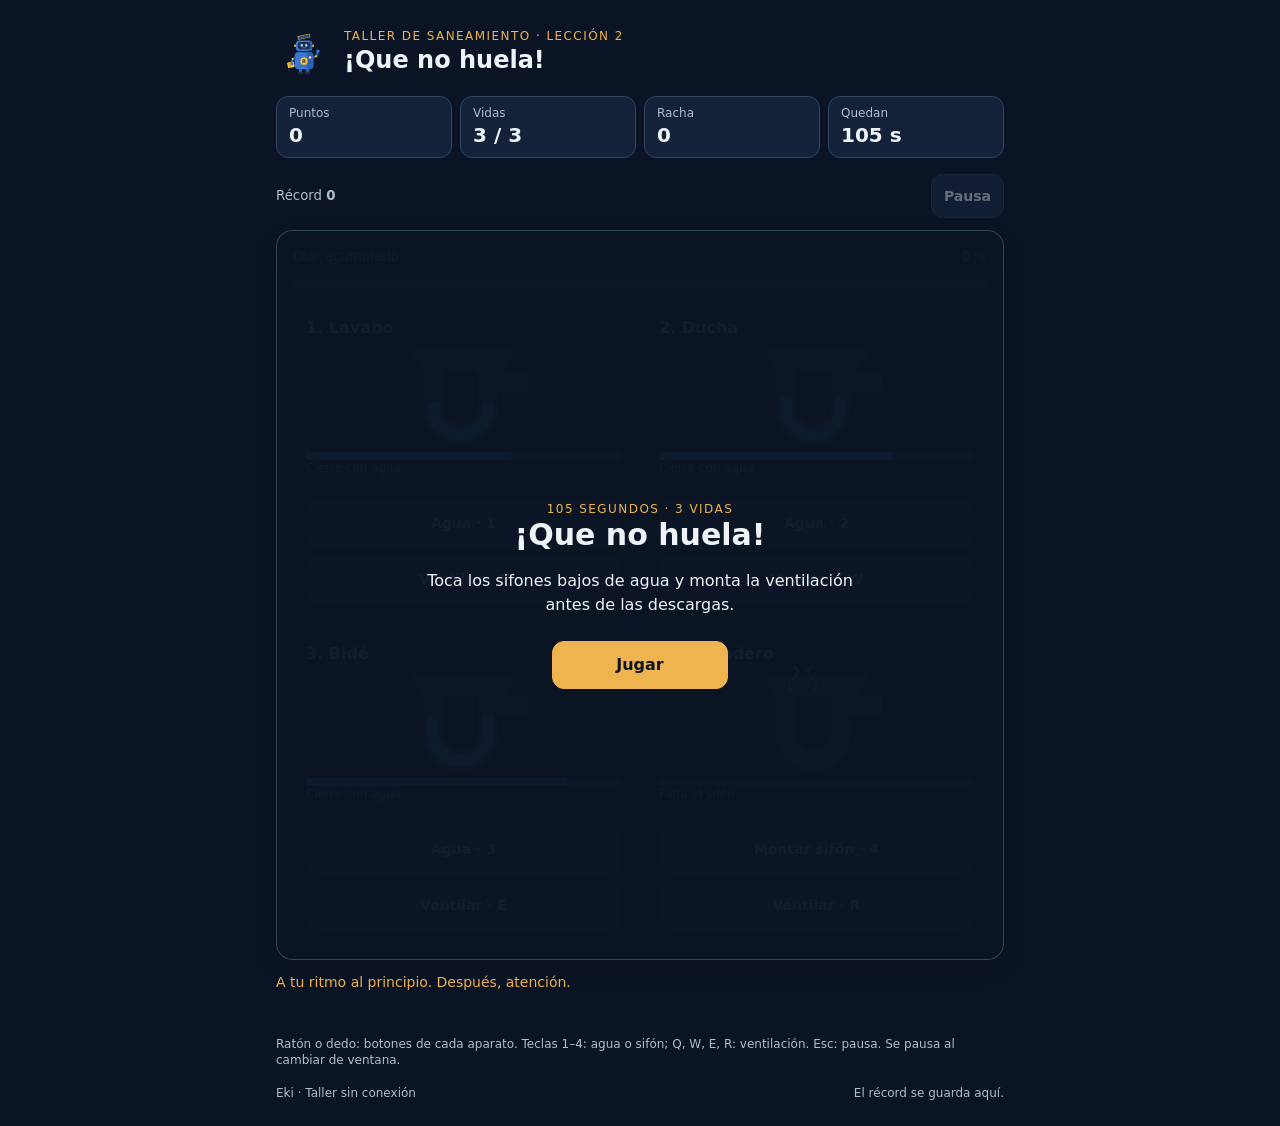
<file: juegos/que-no-huela.html>
<!doctype html>
<html lang="es"><head><meta charset="utf-8"><meta name="viewport" content="width=device-width,initial-scale=1"><meta name="description" content="Minijuego de saneamiento sin conexión: ¡Que no huela!"><title>¡Que no huela! · Eki</title><style>:root{color-scheme:dark;--bg:#0b1424;--panel:#132238;--raised:#1b2e47;--line:#34465b;--ink:#eef3f8;--muted:#adbdce;--amber:#efb34f;--water:#42aef0}*{box-sizing:border-box}body{margin:0;background:var(--bg);color:var(--ink);font-family:system-ui,sans-serif;font-size:16px;line-height:1.5}button{font:inherit;font-weight:600;color:inherit;background:var(--raised);border:1px solid var(--line);border-radius:12px;padding:8px 12px;min-height:48px;cursor:pointer;touch-action:manipulation}button:hover{background:#263b55}button:active{transform:translateY(1px)}button:focus-visible{outline:3px solid var(--amber);outline-offset:3px}button:disabled{opacity:.4;cursor:default}.primary{background:var(--amber);border-color:var(--amber);color:var(--bg)}.primary:hover{background:#f6c575}[hidden]{display:none!important}main{max-width:760px;margin:auto;padding:24px 16px}header{display:flex;align-items:center;gap:12px;margin-bottom:16px}.eki{width:56px;height:56px;object-fit:contain;flex:none}h1{font-size:24px;line-height:32px;margin:0;text-wrap:balance}p{margin:8px 0;text-wrap:pretty}.eyebrow{font-size:12px;line-height:16px;letter-spacing:.12em;color:var(--amber);text-transform:uppercase}.muted,small{color:var(--muted)}.hud{display:grid;grid-template-columns:repeat(4,1fr);gap:8px;margin:16px 0}.stat{background:var(--panel);border:1px solid var(--line);border-radius:12px;padding:8px 12px}.stat small{display:block;font-size:12px;line-height:16px}.stat b{font-size:20px;line-height:28px;font-variant-numeric:tabular-nums}.topline{display:flex;align-items:center;justify-content:space-between;gap:12px;margin-bottom:12px}.topline button{min-height:44px;font-size:14px}.stage{position:relative;background:var(--panel);border:1px solid var(--line);border-radius:16px;padding:16px;box-shadow:0 8px 24px #0002}.overlay{position:absolute;inset:0;z-index:5;background:#0b1424f5;border-radius:16px;display:flex;align-items:center;justify-content:center;padding:24px}.sheet{max-width:440px;text-align:center}.sheet h2{font-size:30px;line-height:36px;margin:0 0 16px}.sheet button{margin-top:16px;min-width:176px}.sheet .big{font-size:48px;line-height:1;color:var(--amber);font-weight:700;margin:24px 0 8px}.sheet .idea{padding:16px;border:1px solid var(--line);border-radius:12px;margin-top:16px}.report{font-size:14px;line-height:20px;color:var(--muted)}.status{min-height:48px;margin-top:12px;color:var(--amber);font-size:14px;line-height:20px}.help{font-size:12px;line-height:16px;color:var(--muted);margin:16px 0}.meter{height:8px;border-radius:999px;background:#34465b;overflow:hidden}.meter i{display:block;height:100%;background:var(--water);width:100%}.controls{display:flex;gap:8px;margin-top:12px}.controls button{flex:1}.board-svg{display:block;width:100%;height:auto;max-height:60vh;min-height:280px}.board-svg text{font-family:system-ui,sans-serif;fill:var(--muted);font-size:12px}.footer{display:flex;justify-content:space-between;gap:16px;font-size:12px;color:var(--muted);margin-top:16px}.controls [aria-pressed=true]{border-color:var(--amber);color:var(--amber)}@media(max-width:420px){main{padding:16px 12px}h1{font-size:20px;line-height:28px}.stat{padding:8px}.stage{padding:12px}.overlay{padding:16px}.hud{gap:4px}.eki{width:48px}.sheet h2{font-size:24px;line-height:32px}.sheet .big{font-size:36px}}
.fixtures{display:grid;grid-template-columns:repeat(2,minmax(0,1fr));gap:12px}.fixture{background:var(--bg);border:1px solid var(--line);border-radius:12px;padding:12px;min-width:0}.fixture h2{font-size:16px;line-height:24px;margin:0}.fixture svg{width:100%;height:112px;display:block}.fixture .label{font-size:12px;line-height:16px;min-height:32px;color:var(--muted)}.fixture button{width:100%;font-size:14px;padding:8px 4px;margin-top:8px}.fixture .danger{color:var(--amber)}.odor{margin-bottom:16px}.odor .meter i{background:var(--amber)}@media(max-width:420px){.fixtures{gap:8px}.fixture{padding:8px}.fixture svg{height:96px}}@media(max-width:520px){.fixture svg{height:56px}.fixture h2{font-size:14px;line-height:20px}.fixture .label{min-height:16px}.fixture button{min-height:44px;margin-top:4px;padding:4px}.fixture .meter{height:4px}.odor{margin-bottom:12px}}</style></head><body><main><header><img class="eki" src="../robot.svg" alt="Eki"><div><div class="eyebrow">Taller de saneamiento · Lección 2</div><h1>¡Que no huela!</h1></div></header><div class="hud" aria-label="Marcador"><div class="stat"><small>Puntos</small><b id="score">0</b></div><div class="stat"><small>Vidas</small><b id="lives">3 / 3</b></div><div class="stat"><small>Racha</small><b id="combo">0</b></div><div class="stat"><small>Quedan</small><b id="time">105 s</b></div></div><div class="topline"><small>Récord <b id="best">0</b></small><button id="pause" disabled>Pausa</button></div><section class="stage" aria-label="Zona de juego"><div class="odor"><div class="topline"><small>Olor acumulado</small><small id="odorText">0 %</small></div><div class="meter"><i id="odor" style="width:0%"></i></div></div><div class="fixtures" id="fixtures"></div><div class="overlay" id="pauseNote" hidden><div class="sheet"><h2>En pausa</h2><p>Pulsa Continuar o Esc para seguir.</p></div></div><div class="overlay" id="overlay"><div class="sheet" id="sheet"><div class="eyebrow">105 segundos · 3 vidas</div><h2>¡Que no huela!</h2><p>Toca los sifones bajos de agua y monta la ventilación antes de las descargas.</p><button class="primary" id="start">Jugar</button></div></div></section><p class="status" id="status" role="status" aria-live="polite">Prepara el taller.</p><p class="help">Ratón o dedo: botones de cada aparato. Teclas 1–4: agua o sifón; Q, W, E, R: ventilación. Esc: pausa. Se pausa al cambiar de ventana.</p><div class="footer"><span>Eki · Taller sin conexión</span><span id="save">El récord se guarda aquí.</span></div></main><script>
'use strict';
// REGLAS PURAS: sin DOM, reloj, azar global ni almacenamiento; devuelven estados nuevos.
// Segundos, reserva, vidas, puntos y rachas son convenciones lúdicas, NO valores de proyecto.
const DURATION = 105;
const clamp = (n, a, b) => Math.max(a, Math.min(b, n));
const points = combo => 10 * Math.min(5, combo);
const noise = n => { const x = Math.sin(n * 127.1 + 311.7) * 43758.5453; return x - Math.floor(x); };
const base = () => ({ time: 0, lives: 3, score: 0, combo: 0, over: false, message: 'A tu ritmo al principio. Después, atención.' });
function hit(s) { const combo = s.combo + 1; return { ...s, combo, score: s.score + points(combo) }; }
function miss(s, message) { return { ...s, lives: Math.max(0, s.lives - 1), combo: 0, over: s.over || s.lives <= 1, message }; }
function clockStep(s, dt) { const time = Math.min(DURATION, s.time + Math.max(0, dt)); return { ...s, time, over: s.over || time >= DURATION }; }
const GAME = 'cierres-v1', TITLE = '¡Que no huela!';
// DB HS 5: 3.3.1.1 (sifones); 3.3.3.3 y apéndice A (ventilación terciaria);
// 5.6.1.1 (sifonado propio o en otros aparatos); 7.7 (mantener agua para evitar olores).
// La evaporación por desuso es una representación solicitada: el texto no la nombra
// ni da ritmos. Niveles 0..1 y aceleración son abstracciones, nunca milímetros.
const IDEA = 'Un cierre hidráulico con agua impide que el aire de la red llegue al local.';
const NAMES = ['Lavabo', 'Ducha', 'Bidé', 'Fregadero'];
const CAUSES = ['desuso: pérdida gradual de agua', 'autosucción: descarga en el propio aparato', 'sifonamiento inducido: descarga en otro aparato del ramal', 'faltaba el sifón'];
function createState() { return { ...base(), odor: 0, eventIn: 4, event: 0, history: [], fixtures: NAMES.map((name, i) => ({ name, water: i === 3 ? 0 : .65 + i * .09, installed: i !== 3, vent: false, cause: i === 3 ? 3 : 0, pulse: 0 })) }; }
function replenish(s, i) { if (s.over || !s.fixtures[i])
    return s; const f = s.fixtures[i]; if (f.installed && f.water > .7)
    return { ...s, message: f.name + ': aún conserva agua.' }; const fixtures = s.fixtures.map((x, j) => j === i ? { ...x, installed: true, water: 1, pulse: 0, cause: 0 } : x); return { ...hit(s), fixtures, message: f.name + (f.installed ? ': cierre repuesto.' : ': sifón instalado con agua.') }; }
function ventilate(s, i) { if (s.over || !s.fixtures[i] || s.fixtures[i].vent)
    return s; return { ...hit(s), fixtures: s.fixtures.map((f, j) => j === i ? { ...f, vent: true } : f), message: s.fixtures[i].name + ': ventilación del cierre montada.' }; }
function step(s, dt) {
    if (s.over)
        return s;
    const delta = Math.min(Math.max(0, dt), DURATION - s.time);
    let n = clockStep(s, delta);
    let fixtures = s.fixtures.map((f, i) => ({ ...f, water: Math.max(0, f.water - delta * (.026 + s.time * .00046) * (1 + i * .07)), cause: f.installed && f.water > 0 && f.water <= delta * (.026 + s.time * .00046) * (1 + i * .07) ? 0 : f.cause, pulse: Math.max(0, f.pulse - delta) }));
    n.eventIn -= delta;
    if (n.eventIn <= 0) {
        const source = Math.floor(n.event / 2) % 4, other = (source + 1) % 4, kind = n.event % 2 ? 2 : 1, target = kind === 1 ? source : other;
        fixtures = fixtures.map((f, i) => i === target && !f.vent && f.installed ? { ...f, water: Math.max(0, f.water - .52), cause: kind } : f);
        fixtures[source] = { ...fixtures[source], pulse: 1.2 };
        n.message = 'Descarga en ' + NAMES[source].toLowerCase() + (kind === 2 ? ' → ramal de ' + NAMES[other].toLowerCase() : ': vigila su cierre') + '.';
        if (fixtures[target].vent && fixtures[target].installed) { n = hit(n); n.message += ' La ventilación protege el cierre de ' + NAMES[target].toLowerCase() + '.'; }
        n.event++;
        n.eventIn = Math.max(2.4, 5.2 - n.time * .024);
    }
    const dry = fixtures.filter(f => f.water <= 0);
    let history = [...s.history];
    for (const f of dry) {
        const key = f.name + ': ' + CAUSES[f.cause] + '.';
        if (!history.includes(key)) {
            history = history.filter(x => !x.startsWith(f.name + ': '));
            history.push(key);
        }
    }
    let odor = clamp(s.odor + delta * (dry.length * .24 * Math.min(1, .25 + s.time / 10) - (dry.length ? 0 : .09)), 0, 1);
    if (odor >= 1 && !s.over) {
        n = miss(n, 'Olor acumulado: pierdes una vida. Eki repone los cierres para seguir.');
        odor = 0;
        fixtures = fixtures.map(f => f.water <= 0 ? { ...f, water: .65, installed: true, cause: 0 } : f);
    }
    return { ...n, fixtures, odor, history };
}
/* UI: a partir de aquí sí hay DOM y efectos. */
const $ = id => document.getElementById(id), KEY = 'eki-hs5-' + GAME;
let best = 0, storageOK = true;
try {
    const v = Number(localStorage.getItem(KEY));
    best = Number.isFinite(v) && v >= 0 ? Math.floor(v) : 0;
}
catch {
    storageOK = false;
}
let state = createState(), running = false, paused = false, last = 0;
$('best').textContent = best;
function hud() { for (const [id, val] of Object.entries({ score: state.score, lives: state.lives + ' / 3', combo: state.combo, time: Math.ceil(DURATION - state.time) + ' s', status: state.message }))
    if ($(id).textContent !== String(val))
        $(id).textContent = val; }
function start() { state = createState(); running = true; paused = false; last = performance.now(); $('overlay').hidden = true; $('pauseNote').hidden = true; $('pause').disabled = false; $('pause').textContent = 'Pausa'; build(); render(); hud(); $('pause').focus(); }
function finish() {
    running = false;
    best = Math.max(best, state.score);
    try {
        localStorage.setItem(KEY, String(best));
    }
    catch {
        storageOK = false;
    }
    $('best').textContent = best;
    $('pause').disabled = true;
    $('sheet').innerHTML = '<div class="eyebrow">' + (state.lives ? 'Turno completado' : 'Fin del turno') + '</div><h2>' + TITLE + '</h2><div class="big">' + state.score + '</div><p>puntos · récord ' + best + '</p><p class="report" id="report"></p><p class="idea">' + IDEA + '</p><button class="primary" id="again">Volver a jugar</button>';
    $('report').textContent = report();
    $('overlay').hidden = false;
    $('again').onclick = start;
    $('again').focus();
    $('save').textContent = storageOK ? 'Récord guardado en este dispositivo.' : 'El navegador no permite guardar el récord.';
}
function act(fn, ...args) { if (!running || paused || state.over)
    return; state = fn(state, ...args); render(); hud(); if (state.over)
    finish(); }
function pause() { if (!running)
    return; paused = !paused; last = performance.now(); $('pause').textContent = paused ? 'Continuar' : 'Pausa'; $('pauseNote').hidden = !paused; }
$('start').onclick = start;
$('pause').onclick = pause;
document.addEventListener('visibilitychange', () => { if (document.hidden && running && !paused)
    pause(); last = performance.now(); });
window.addEventListener('blur', () => { if (running && !paused)
    pause(); });
document.addEventListener('keydown', e => { if (e.code === 'Escape') {
    e.preventDefault();
    pause();
} });
function loop(now) { const dt = Math.min(.05, Math.max(0, (now - last) / 1000)); last = now; if (running && !paused) {
    state = step(state, dt);
    render();
    hud();
    if (state.over)
        finish();
} requestAnimationFrame(loop); }
function build() { $('fixtures').innerHTML = NAMES.map((name, i) => '<article class="fixture"><h2>' + (i + 1) + '. ' + name + '</h2><svg viewBox="0 0 180 110" aria-hidden="true"><defs><clipPath id="clip' + i + '"><rect id="level' + i + '" x="0" y="0" width="180" height="110"/></clipPath></defs><path d="M38 10h104l-13 20H51z" fill="#34465b"/><path d="M60 30v36a27 27 0 0 0 54 0V40h40" fill="none" stroke="#34465b" stroke-width="20"/><path d="M60 30v36a27 27 0 0 0 54 0V40h40" fill="none" stroke="#42aef0" stroke-width="12" clip-path="url(#clip' + i + ')"/><path id="air' + i + '" d="M125 24V7m-5 6 5-6 5 6" fill="none" stroke="#efb34f" stroke-width="3"/><g id="smell' + i + '" fill="none" stroke="#efb34f" stroke-width="2"><path d="M67 26q-9-7 0-14t0-12M86 26q9-7 0-14t0-12"/></g><path id="flush' + i + '" d="M88 0v22m-5-5 5 5 5-5" stroke="#42aef0" fill="none" stroke-width="4"/></svg><div class="meter"><i id="bar' + i + '"></i></div><div class="label" id="label' + i + '"></div><button id="fill' + i + '" aria-label="Reponer agua o instalar sifón: ' + name + '">Agua · ' + (i + 1) + '</button><button id="vent' + i + '" aria-label="Montar ventilación del cierre: ' + name + '">Ventilar · ' + ['Q', 'W', 'E', 'R'][i] + '</button></article>').join(''); NAMES.forEach((_, i) => { $('fill' + i).onclick = () => act(replenish, i); $('vent' + i).onclick = () => act(ventilate, i); }); }
function render() { state.fixtures.forEach((f, i) => { const y = 110 - f.water * 75; $('level' + i).setAttribute('y', y); $('level' + i).setAttribute('height', 110 - y); $('bar' + i).style.width = f.water * 100 + '%'; $('air' + i).style.opacity = f.vent ? 1 : .15; $('smell' + i).style.opacity = f.water <= 0 ? 1 : 0; $('flush' + i).style.opacity = f.pulse / 1.2; $('label' + i).textContent = !f.installed ? 'Falta el sifón' : f.water <= 0 ? 'Sin cierre · sale olor' : f.water < .35 ? 'Agua baja' : f.vent ? 'Cierre ventilado' : 'Cierre con agua'; $('label' + i).classList.toggle('danger', !f.installed || f.water < .35); $('fill' + i).textContent = !f.installed ? 'Montar sifón · ' + (i + 1) : 'Agua · ' + (i + 1); $('vent' + i).disabled = f.vent; $('vent' + i).textContent = f.vent ? 'Ventilación montada' : 'Ventilar · ' + ['Q', 'W', 'E', 'R'][i]; }); $('odor').style.width = state.odor * 100 + '%'; $('odorText').textContent = Math.round(state.odor * 100) + ' %'; }
function report() { return state.history.length ? 'Cierres perdidos: ' + state.history.join(' ') : 'Has mantenido los cierres con agua.'; }
document.addEventListener('keydown', e => { if (e.repeat || e.target.tagName === 'BUTTON' && (e.key === 'Enter' || e.key === ' '))
    return; const i = '1234'.indexOf(e.key), v = 'qwer'.indexOf(e.key.toLowerCase()); if (i >= 0) {
    e.preventDefault();
    act(replenish, i);
}
else if (v >= 0) {
    e.preventDefault();
    act(ventilate, v);
} });
build();
render();
hud();
requestAnimationFrame(loop);
</script></body></html>
</file>
<file: assets/index-CVc-KBgt.css>
:root{--font: "Inter Variable", Inter, "Segoe UI", system-ui, sans-serif;--mono: Consolas, "Cascadia Mono", ui-monospace, monospace;--ink: #1d2328;--ink-soft: #4c535a;--mute: #8a8f95;--line: #e3e5e7;--bg: #f5f5f4;--card: #ffffff;--amber: #e0a313;--amber2: #ffc93c;--marker: #f6cf4b;--blue: #2ea8ff;--ok: #1f9d68;--ko: #d64545;--sh: 0 1px 2px rgb(16 20 24 / .06), 0 8px 22px rgb(16 20 24 / .08);--night1: #151a26;--night2: #0b0d13;color-scheme:light}*{box-sizing:border-box;margin:0;padding:0}html{-webkit-text-size-adjust:100%}body{font-family:var(--font);background:var(--bg);color:var(--ink);min-height:100vh;-webkit-font-smoothing:antialiased}body[data-skin=plan]{background-color:#eef1f3;background-image:linear-gradient(rgb(29 35 40 / .07) 1px,transparent 1px),linear-gradient(90deg,rgb(29 35 40 / .07) 1px,transparent 1px),linear-gradient(rgb(29 35 40 / .035) 1px,transparent 1px),linear-gradient(90deg,rgb(29 35 40 / .035) 1px,transparent 1px);background-size:40px 40px,40px 40px,8px 8px,8px 8px}body[data-skin=game]{color:#fff;background:radial-gradient(120% 50% at 50% 0%,#26304a 0%,transparent 70%),linear-gradient(180deg,var(--night1),var(--night2)) fixed}button{font:inherit;color:inherit;background:none;border:0;cursor:pointer;-webkit-tap-highlight-color:transparent}button:disabled{cursor:default;opacity:.45}.icon{width:20px;height:20px;flex:none}#app{max-width:460px;margin:0 auto;padding:0 16px calc(96px + env(safe-area-inset-bottom))}.top{display:flex;align-items:center;justify-content:space-between;gap:10px;padding:14px 0 6px}.top .logo{height:30px;width:auto;margin-left:-4px}.switches{display:flex;gap:6px}.seg{display:flex;padding:3px;border-radius:11px;background:#1d232812}.seg button{font-size:11.5px;font-weight:700;padding:5px 8px;border-radius:8px;color:#6b7178}.seg button.on{background:#fff;color:var(--ink);box-shadow:0 1px 3px #10141824}body[data-skin=game] .seg{background:#ffffff14}body[data-skin=game] .seg button{color:#9fb0cc}body[data-skin=game] .seg button.on{background:#ffffff29;color:#fff;box-shadow:none}main{padding-top:6px}main.enter{animation:enter .32s cubic-bezier(.2,.8,.2,1)}@keyframes enter{0%{opacity:0;transform:translateY(8px)}}.tabs{position:fixed;left:50%;bottom:0;transform:translate(-50%);width:100%;max-width:460px;z-index:10;display:grid;grid-template-columns:repeat(4,1fr);padding:8px 8px calc(10px + env(safe-area-inset-bottom));background:#ffffffdb;backdrop-filter:blur(14px);-webkit-backdrop-filter:blur(14px);border-top:1px solid var(--line)}.tabs button{display:grid;justify-items:center;gap:2px;font-size:10.5px;font-weight:700;color:#9aa0a6;padding:2px 0}.tabs button .icon{width:22px;height:22px}.tabs button.on{color:var(--ink)}body[data-skin=game] .tabs{background:#0e121cdb;border-top-color:#ffffff14}body[data-skin=game] .tabs button{color:#5d6a85}body[data-skin=game] .tabs button.on{color:var(--amber2)}.card{background:var(--card);border-radius:22px;box-shadow:var(--sh)}.card.big{padding:18px;margin-top:12px}.center{text-align:center}.ic{width:36px;height:36px;border-radius:12px;display:grid;place-items:center;background:#f1f2f3;color:var(--ink);flex:none}.ic.warm{color:var(--amber)}.ic.blue{color:var(--blue)}.eyebrow{font-size:11.5px;font-weight:700;color:var(--mute);letter-spacing:.02em}h1,h2,h3{letter-spacing:-.03em}.lead{font-size:15px;line-height:1.5;color:var(--ink-soft)}.muted-text{color:var(--mute);font-size:13px;margin-top:6px}.src{font-family:var(--mono);font-size:11px;letter-spacing:.04em;color:var(--ink-soft);margin-top:10px}.src span{font-weight:700;background:var(--marker);color:var(--ink);padding:1px 5px;margin-right:4px;text-transform:uppercase}.eu-note{font-size:12.5px;line-height:1.45;color:var(--ink-soft);background:#fff7e0;border:1px solid #f3dc9b;border-radius:14px;padding:10px 12px;margin-top:10px}.back{display:inline-flex;align-items:center;gap:2px;font-size:14px;font-weight:650;padding:6px 0}.back .icon{width:18px;height:18px}.btn{display:inline-flex;align-items:center;justify-content:center;gap:6px;font-size:15px;font-weight:700;padding:14px 18px;border-radius:16px;background:var(--ink);color:#fff}.btn.ghost{background:#fff;color:var(--ink);box-shadow:inset 0 0 0 1.5px var(--ink)}.btn.small{font-size:13px;padding:9px 12px;border-radius:12px}.btn.full{width:100%;margin-top:14px}.link{font-size:13px;font-weight:700;color:var(--ink);text-decoration:underline;text-decoration-color:var(--marker);text-decoration-thickness:3px;text-underline-offset:2px;margin-top:10px}.nav{display:flex;gap:10px;margin-top:14px}.nav .btn{flex:1}.nav .btn.ghost:first-child:not(:only-child){flex:0 0 64px}.nav.center{justify-content:center}.badge{font-style:normal;font-size:11px;font-weight:800;padding:3px 8px;border-radius:99px;background:var(--amber2);color:var(--ink)}.badge.ok{background:#dff3e9;color:var(--ok)}.badge.muted{background:#eceeef;color:var(--mute)}.bar{height:6px;border-radius:99px;background:#1d23281a;overflow:hidden}.bar i{display:block;height:100%;background:var(--ink);border-radius:99px;transition:width .3s}.bar.thin{height:4px;margin-top:8px}.reset{display:block;margin:26px auto 0;font-size:12.5px;font-weight:600;color:var(--mute);text-decoration:underline}.mascot.small{width:110px;height:auto;margin:0 auto 6px;display:block}@keyframes tankIn{0%{transform:translateY(60px)}}@keyframes waveX{to{transform:translate(32px)}}@keyframes flow{to{stroke-dashoffset:-16}}@keyframes bob{50%{transform:translateY(-5px)}}.dash{margin-top:12px;display:grid;gap:12px}.d-hero{position:relative;overflow:hidden;display:grid;grid-template-columns:1fr 96px;align-items:end;gap:0 6px;padding:18px;border-radius:24px;color:#fff;background:radial-gradient(120% 120% at 100% 0%,rgb(255 201 60 / .25),transparent 55%),linear-gradient(160deg,#1d2536,#0f131c);box-shadow:0 14px 26px #0f131c33;animation:dIn .5s cubic-bezier(.2,.9,.3,1.2) both}.d-hero small{font-family:var(--mono);font-size:10.5px;letter-spacing:.12em;color:var(--amber2);text-transform:uppercase}.d-hero h1{font-size:28px;font-weight:800;letter-spacing:-.03em;margin-top:4px}.d-txt>p{color:#c8d2e6;font-size:14px;margin-top:2px}.d-next{grid-column:1 / 3;margin-top:12px;display:flex;align-items:center;gap:10px;width:100%;text-align:left;padding:10px;border-radius:16px;background:#ffffff14;border:1px solid rgb(255 255 255 / .12);color:#fff}.d-next .d-ic{width:40px;height:40px;border-radius:12px}.d-nt{flex:1;min-width:0;display:grid}.d-nt small{font-size:10px}.d-nt b{font-size:14.5px;white-space:nowrap;overflow:hidden;text-overflow:ellipsis}.d-go{flex:none;background:var(--amber2);color:var(--ink);font-weight:800;font-size:13.5px;padding:9px 13px;border-radius:12px;animation:dPulse 2.4s ease-in-out infinite}@keyframes dPulse{50%{box-shadow:0 0 0 7px #ffc93c2e}}.d-eki{position:relative;grid-column:2;grid-row:1;align-self:stretch;min-height:140px}.d-eki img{position:absolute;right:-4px;bottom:0;width:92px;animation:bob 3s ease-in-out infinite;filter:drop-shadow(0 12px 16px rgb(0 0 0 / .35))}.d-say{position:absolute;top:0;right:0;width:max-content;max-width:128px;background:#fff;color:var(--ink);font-size:12px;font-weight:700;line-height:1.35;padding:8px 10px;border-radius:14px 14px 4px;box-shadow:0 8px 18px #00000040}.d-say i{display:inline-block;width:2px;height:13px;background:var(--amber);vertical-align:-2px;margin-left:1px;animation:dCaret .8s steps(1) infinite}@keyframes dCaret{50%{opacity:0}}.d-side{display:grid;grid-template-columns:1fr 1fr;gap:12px}.d-card{background:#fff;border-radius:20px;box-shadow:var(--sh);padding:14px;text-align:left;animation:dIn .5s cubic-bezier(.2,.9,.3,1.2) both .1s}.d-lbl{font-size:10.5px;font-weight:800;letter-spacing:.1em;color:var(--mute);text-transform:uppercase}.d-tank{display:flex;align-items:center;gap:12px}.d-tank svg{width:64px;height:64px;flex:none}.d-tank .tk-bg{fill:#eaf3fb}.d-tank .tk-rim{fill:none;stroke:var(--ink);stroke-width:2}.d-tank .tk-water{transform:translateY(var(--lv));animation:tankIn 1.4s cubic-bezier(.2,.8,.2,1) both}.d-tank .tk-w1{fill:var(--blue);animation:waveX 2.6s linear infinite}.d-tank .tk-w2{fill:#8fd3ff;opacity:.6;animation:waveX 4.2s linear infinite reverse}.d-tank span{display:grid}.d-tank b{font-size:26px;font-weight:850;letter-spacing:-.03em;font-variant-numeric:tabular-nums}.d-tank small{font-size:12px;color:var(--mute)}.d-week{display:flex;justify-content:space-between;margin-top:10px}.d-week span{display:grid;justify-items:center;gap:4px;font-size:10.5px;font-weight:700;color:var(--mute)}.d-week i{width:20px;height:20px;border-radius:7px;background:#f0f1f2}.d-week i.on{background:var(--amber2)}.d-week i.today{outline:2px solid var(--ink);outline-offset:2px}.d-exam{grid-column:span 2}.d-mini{display:flex;align-items:center;gap:12px;margin-top:8px}.d-mini b{font-size:26px;font-weight:850;letter-spacing:-.03em;min-width:42px}.d-mini small{font-size:12.5px;color:var(--ink-soft);line-height:1.35}.d-box{position:relative;display:flex;flex-direction:column;gap:6px;text-align:left;background:#fff;border-radius:20px;box-shadow:var(--sh);padding:16px;transition:transform .25s,box-shadow .25s;animation:dIn .5s cubic-bezier(.2,.9,.3,1.3) both;animation-delay:calc(var(--i) * 70ms + .15s)}@keyframes dIn{0%{opacity:0;transform:translateY(16px) scale(.97)}}.d-box:hover{transform:translateY(-4px);box-shadow:0 2px 4px #10141814,0 18px 36px #10141824}.d-box:active{transform:translateY(1px)}.d-box:hover .d-ic{transform:rotate(-8deg) scale(1.08)}.d-box.now{outline:2.5px solid var(--amber2)}.d-head{display:flex;justify-content:space-between;align-items:flex-start;margin-bottom:4px}.d-ic{width:46px;height:46px;border-radius:15px;display:grid;place-items:center;flex:none;transition:transform .25s}.d-ic .icon{width:23px;height:23px}.d-ic.c0{background:#fff3cf;color:#8a6100}.d-ic.c1{background:#e4f3ff;color:#1677c4}.d-ic.c2{background:#e3f5ec;color:var(--ok)}.d-ic.c3{background:#f1ecff;color:#6b4fd8}.d-ic.c4{background:#ffe9e3;color:#c4512b}.d-ic.c5{background:#1d2536;color:var(--amber2)}.d-st,.d-here{font-style:normal;font-size:11px;font-weight:800;padding:4px 9px;border-radius:99px;background:#f0f1f2;color:var(--mute);display:inline-flex;align-items:center;gap:3px}.d-st .icon{width:12px;height:12px;color:var(--amber)}.d-st.done{background:#e3f5ec;color:var(--ok)}.d-st.half{background:#fff3cf;color:#8a6100}.d-here{background:var(--ink);color:var(--amber2)}.d-box>b{font-size:17px;letter-spacing:-.01em}.d-info{font-size:13px;color:var(--ink-soft);line-height:1.4}.d-bar{margin-top:auto;height:7px;border-radius:99px;background:#f0f1f2;overflow:hidden}.d-bar i{display:block;height:100%;width:var(--w);border-radius:99px;background:linear-gradient(90deg,var(--amber),var(--amber2));animation:dFill 1.2s cubic-bezier(.2,.8,.2,1) both;animation-delay:calc(var(--i) * 70ms + .45s)}@keyframes dFill{0%{width:0}}.d-foot{display:flex;justify-content:space-between;font-family:var(--mono);font-size:11px;font-weight:700;color:var(--mute)}body.lock{overflow:hidden}.crumbs{display:flex;align-items:center;gap:6px;flex-wrap:wrap;margin-top:6px;font-size:12.5px;font-weight:750;color:var(--mute)}.crumbs button,.crumbs span,.crumbs b{padding:6px 11px;border-radius:99px;background:#fff;box-shadow:var(--sh);white-space:nowrap}.crumbs button{color:var(--ink);transition:transform .2s,box-shadow .2s}.crumbs button:hover{transform:translateY(-1px);box-shadow:0 2px 4px #10141814,0 10px 20px #1014181a}.crumbs b{background:var(--ink);color:#fff}.crumbs i{font-style:normal;color:#b4b9be}.crumbs .c-ev{display:none}.fl-hero{background:radial-gradient(120% 120% at 100% 0%,rgb(46 168 255 / .3),transparent 55%),linear-gradient(160deg,#16233a,#0d121c)}.fl-hero small{color:#8fd3ff}.fl-hero h1{font-size:32px}.fl-hero .d-txt>p{max-width:440px;line-height:1.45}.fl-rows{display:grid;gap:9px;margin-top:10px}.fl-row{display:grid;grid-template-columns:58px 1fr 40px;align-items:center;gap:8px;font-size:12.5px;font-weight:750}.fl-row em{font-style:normal;text-align:right;color:var(--mute);font-family:var(--mono);font-size:11.5px}.fl-meter{height:7px;border-radius:99px;background:#f0f1f2;overflow:hidden}.fl-meter i{display:block;height:100%;width:var(--w);border-radius:99px;background:linear-gradient(90deg,var(--amber),var(--amber2));animation:dFill 1.2s cubic-bezier(.2,.8,.2,1) both .5s}.fl-evals{display:grid;gap:14px}.fl .d-side,.l-side{order:2}.l-all{order:3}.fl .d-side>:last-child{grid-column:1 / -1}.fl-ev{display:grid;gap:10px;align-content:start}.fl-ev.now{order:-1}.fl-eh{display:grid;gap:2px;padding:6px 4px 0}.fl-eh h2{font-size:16px;letter-spacing:-.01em;white-space:nowrap}.fl-eh h2 em{font-style:normal;margin-left:7px;vertical-align:2px;font-size:10.5px;font-weight:800;background:var(--ink);color:var(--amber2);padding:3px 8px;border-radius:99px}.fl-eh>span{font-size:11.5px;font-weight:700;color:var(--mute);white-space:nowrap}.fl-topic{gap:8px}.fl-th{display:flex;align-items:center;gap:12px}.fl-th>span:last-child{display:grid;min-width:0}.fl-th small{font-family:var(--mono);font-size:11px;font-weight:700;color:var(--mute)}.fl-th b{font-size:17px;letter-spacing:-.01em}.fl-dots{display:flex;gap:4px;margin-top:2px}.fl-dots i{flex:1;height:5px;border-radius:99px;background:#f0f1f2;transform-origin:left;animation:dDot .45s cubic-bezier(.2,.8,.2,1) both}.fl-dots i:nth-child(1){animation-delay:.5s}.fl-dots i:nth-child(2){animation-delay:.58s}.fl-dots i:nth-child(3){animation-delay:.66s}.fl-dots i:nth-child(4){animation-delay:.74s}.fl-dots i:nth-child(5){animation-delay:.82s}.fl-dots i.done{background:var(--ok)}.fl-dots i.half{background:var(--amber2)}@keyframes dDot{0%{transform:scaleX(0)}}.fl-topic.soon{position:relative;display:flex;flex-direction:column;padding:16px;border-radius:20px;border:1.5px dashed #d9dde1;background:#ffffff80;animation:dIn .5s cubic-bezier(.2,.9,.3,1.3) both;animation-delay:calc(var(--i) * 70ms + .15s)}.fl-topic.soon .d-ic{background:#f0f1f2;color:#a3a8ad}.fl-topic.soon b{color:#5d6670}.fl-soon{font-size:12px;font-weight:700;color:var(--mute)}.fl-topic.soon{padding:12px 14px;gap:6px}.fl-topic.soon .d-ic{width:38px;height:38px;border-radius:12px}.fl-topic.soon b{font-size:15px}@media(max-width:1023px){.d-hero{grid-template-columns:1fr 118px;grid-template-rows:auto auto 1fr auto;align-items:start}.d-nt b{white-space:normal;display:-webkit-box;-webkit-line-clamp:2;-webkit-box-orient:vertical;line-height:1.25}.d-txt{display:contents}.d-hero small{grid-column:1 / 3;grid-row:1;margin-bottom:4px}.d-hero h1{grid-column:1;grid-row:2;font-size:26px}.d-txt>p{grid-column:1;grid-row:3}.d-eki{grid-column:2;grid-row:2 / 4;min-height:168px}.d-say{max-width:118px}.d-next{grid-row:4}}.d-ic.l-n{font-size:20px;font-weight:850;font-variant-numeric:tabular-nums}.d-next .d-ic.l-n{font-size:17px}.l-chips{display:flex;flex-wrap:wrap;gap:5px;margin:4px 0 6px}.l-chips span{display:inline-flex;align-items:center;gap:5px;font-size:11px;font-weight:750;padding:4px 8px;border-radius:8px;background:#f4f5f6;color:var(--ink-soft)}.l-chips span.ok{background:#e3f5ec;color:var(--ok)}.l-chips span.ok:before{content:"";width:6px;height:6px;border-radius:50%;background:currentColor}.l-exam{color:#fff;background:radial-gradient(120% 120% at 100% 0%,rgb(255 201 60 / .22),transparent 60%),linear-gradient(160deg,#1d2536,#0f131c)}.l-exam .d-ic{background:var(--amber2);color:var(--ink)}.l-exam .d-info{color:#c8d2e6}.l-exam .d-st{background:#ffffff1a;color:var(--amber2)}.l-go{margin-top:auto;align-self:flex-start;background:var(--amber2);color:var(--ink);font-weight:800;font-size:13.5px;padding:9px 14px;border-radius:12px;transition:transform .2s}.l-exam:hover .l-go{transform:translate(3px)}.l-all{display:grid;gap:10px}.l-all h2{font-size:16px;letter-spacing:-.01em;padding:8px 4px 0}.l-all h2 span{font-size:12.5px;font-weight:600;color:var(--mute);margin-left:6px}.l-mini{display:flex;align-items:center;gap:12px;text-align:left;padding:12px 14px;background:#fff;border-radius:18px;box-shadow:var(--sh);transition:transform .25s,box-shadow .25s;animation:dIn .5s cubic-bezier(.2,.9,.3,1.3) both;animation-delay:calc(var(--i) * 70ms + .15s)}.l-mini:hover{transform:translateY(-3px);box-shadow:0 2px 4px #10141814,0 14px 28px #1014181f}.l-mini .d-ic{width:40px;height:40px;border-radius:12px}.l-mini .d-ic .icon{width:20px;height:20px}.l-mini>span:nth-child(2){flex:1;display:grid}.l-mini b{font-size:14.5px}.l-mini small{font-size:12px;color:var(--mute)}.l-mini>.icon{width:18px;height:18px;color:#b4b9be}.lsheet{position:fixed;inset:0;z-index:50}.sheet-shade{position:absolute;inset:0;width:100%;background:#0f131c73;opacity:0;transition:opacity .3s ease;cursor:default}.sheet-panel{position:absolute;left:0;right:0;bottom:0;max-height:88vh;overflow-y:auto;overscroll-behavior:contain;background:#f5f5f4;border-radius:26px 26px 0 0;padding:10px 16px 28px;box-shadow:0 -12px 40px #0f131c40;transform:translateY(104%);will-change:transform;transition:transform .26s cubic-bezier(.4,0,1,1)}.sheet-panel:before{content:"";display:block;width:40px;height:5px;border-radius:99px;background:#d4d8dc;margin:0 auto 12px}.lsheet.open .sheet-shade{opacity:1}.lsheet.open .sheet-panel{transform:none;transition:transform .42s cubic-bezier(.2,.9,.25,1)}.sh-top{display:flex;justify-content:space-between;align-items:center}.sh-top small{font-family:var(--mono);font-size:11px;font-weight:700;letter-spacing:.1em;color:var(--mute);text-transform:uppercase}.sh-close{font-size:13px;font-weight:800;background:#fff;box-shadow:var(--sh);padding:7px 13px;border-radius:99px}.sheet-panel h2{font-size:24px;letter-spacing:-.02em;margin:6px 0 10px}.sh-bar{display:block;margin:0 0 6px}.sh-bar i{animation-delay:.25s}.sh-h{font-size:11px;font-weight:800;letter-spacing:.1em;color:var(--mute);text-transform:uppercase;margin:16px 0 8px 4px}.sh-row{display:flex;align-items:center;gap:12px;width:100%;text-align:left;background:#fff;border-radius:16px;box-shadow:var(--sh);padding:11px 14px;margin-bottom:8px;transition:transform .2s,box-shadow .2s}.lsheet.open .sh-row{animation:shIn .4s cubic-bezier(.2,.9,.3,1.15) both;animation-delay:calc(var(--i) * 35ms + .12s)}@keyframes shIn{0%{opacity:0;transform:translateY(10px)}}.sh-row:not(.soon):hover{transform:translate(3px);box-shadow:0 2px 4px #10141814,0 12px 24px #1014181a}.sh-row .d-ic{width:36px;height:36px;border-radius:11px}.sh-row .d-ic .icon{width:18px;height:18px}.sh-t{flex:1;min-width:0;display:grid}.sh-t b{font-size:14.5px}.sh-t small{font-size:12px;color:var(--mute)}.sh-row>.icon{width:18px;height:18px;color:#b4b9be;flex:none}.sh-ok,.sh-soon{flex:none;font-style:normal;font-size:11px;font-weight:800}.sh-ok{color:var(--ok)}.sh-soon{padding:3px 8px;border-radius:99px;background:#f0f1f2;color:var(--mute)}.sh-row.soon{opacity:.8;background:#ffffff8c;box-shadow:none;border:1.5px dashed #dfe2e5}.sh-row.soon .d-ic{background:#f0f1f2;color:#a3a8ad}.sh-row.soon b{color:#5d6670}.empty{margin-top:16px;padding:18px;display:flex;gap:12px;align-items:flex-start}.empty p{font-size:14px;line-height:1.5;color:var(--ink-soft)}.ttl{margin-top:14px;font-family:var(--mono);font-size:10.5px;letter-spacing:.14em;color:#5d6670}.plan-h{font-size:30px;font-weight:800;line-height:1.05;margin-top:4px}.plan-h:after{content:"";display:block;width:46px;height:6px;background:var(--marker);margin-top:8px}.plan-sub{font-size:14px;color:var(--ink-soft);margin-top:8px}.crumb{display:flex;justify-content:space-between;align-items:center}.tag{font-family:var(--mono);font-size:11px;letter-spacing:.1em;border:1.5px solid var(--ink);padding:3px 7px;background:#fff}.zones{display:flex;gap:6px;margin-top:12px;flex-wrap:wrap}.zones button{font-size:12.5px;font-weight:750;padding:7px 11px;border:1.5px solid var(--ink);background:#fff}.zones button.on{background:var(--ink);color:#fff}.sheet{margin-top:14px;border:1.5px solid var(--ink);background:#ffffffd1;position:relative;padding:10px}.sheet:before,.sheet:after{content:"";position:absolute;width:11px;height:11px;border:1.5px solid var(--ink);background:#eef1f3}.sheet:before{top:-6px;left:-6px}.sheet:after{bottom:-6px;right:-6px}.diagram{width:100%;height:auto;display:block}.diagram .dl{font-size:10px;fill:#5d6670;font-family:var(--mono);stroke:none}.diagram .dl.b{font-weight:700;fill:var(--ink)}.diagram .dl.b2{font-weight:700;fill:#8a6100}.plan-card{margin-top:12px;border:1.5px solid var(--ink);background:#ffffffe6;padding:14px}.points{list-style:none;margin-top:10px;display:grid;gap:8px}.points li{position:relative;padding-left:16px;font-size:14px;line-height:1.5;color:var(--ink-soft)}.points li:before{content:"";position:absolute;left:0;top:8px;width:7px;height:7px;background:var(--marker);border:1.5px solid var(--ink)}.points b{color:var(--ink)}.keys{margin-top:12px;border:1.5px solid var(--ink);background:#fff;padding:10px 12px}.keys p{font-family:var(--mono);font-size:10px;letter-spacing:.12em;color:#5d6670}.keys div{margin-top:8px;display:grid;grid-template-columns:repeat(3,1fr);gap:8px}.keys span{font-size:11px;line-height:1.3;color:#5d6670;text-align:center;border-top:3px solid var(--marker);padding-top:6px}.keys b{display:block;font-size:19px;color:var(--ink);letter-spacing:-.03em;margin-bottom:2px}.dots{display:flex;justify-content:center;gap:6px;margin-top:14px}.dots i{width:7px;height:7px;border:1.5px solid var(--ink);background:#fff}.dots i.on{background:var(--ink);width:20px}.rows{margin-top:14px;display:grid;gap:8px}.row{display:grid;grid-template-columns:40px 1fr auto;align-items:center;gap:10px;text-align:left;border:1.5px solid var(--ink);background:#ffffffe6;padding:11px 12px}.row .n{font-family:var(--mono);font-size:13px;font-weight:700;text-align:center;border-right:1.5px solid var(--ink);padding-right:8px}.row b{font-size:15px;display:block}.row small{font-family:var(--mono);font-size:10.5px;color:#5d6670}.blk{margin-top:18px;display:flex;align-items:center;gap:8px;font-family:var(--mono);font-size:10.5px;font-weight:700;letter-spacing:.12em;color:#5d6670}.blk:after{content:"";flex:1;height:1.5px;background:var(--ink);opacity:.25}.blk b{background:var(--ink);color:#fff;padding:1px 6px;letter-spacing:0}.sx-top{display:flex;justify-content:space-between;align-items:center;gap:10px}.sx{margin-top:14px;border:1.5px solid var(--ink);background:#fff}.sx-row{border-top:1.5px solid var(--ink)}.sx-row:first-child{border-top:0}.sx-row h2{margin:0;padding:10px 12px;font-size:15px;line-height:1.3;background:#fafaf9;border-bottom:1.5px solid var(--ink);display:flex;flex-wrap:wrap;align-items:baseline;justify-content:space-between;gap:2px 10px}.sx-row h2 .n{width:100%;font-family:var(--mono);font-size:10.5px;letter-spacing:.12em;color:#8a8f95}.sx-row h2 .link{margin:0;font-size:12px}.sx-body{padding:12px}.sx-lead{font-size:14.5px;line-height:1.55}.sx-lead mark{background:linear-gradient(transparent 58%,var(--marker) 58%);color:inherit;font-weight:650}.sx-pts{list-style:none;margin:10px 0 0;padding:0}.sx-pts li{padding:7px 0;border-top:1px dashed var(--line);font-size:14px;line-height:1.45;color:var(--ink-soft)}.sx-pts li:first-child{border-top:0}.sx-pts b,.sx-col b,.sx-table b,.sx-steps b{color:var(--ink)}.sx .v{font-family:var(--mono);font-weight:700;font-size:13px;color:var(--ink);background:var(--marker);padding:1px 5px;white-space:nowrap}.sx-why{margin-top:12px;padding:9px 12px;background:#fafaf9;border-left:4px solid var(--blue);font-size:13.5px;line-height:1.5;color:var(--ink-soft)}.sx-why b{color:var(--ink)}.sx-g{margin-top:12px}.sx-cap{font-family:var(--mono);font-size:10px;letter-spacing:.12em;color:#8a8f95;margin-bottom:6px}.sx-flow{display:flex;overflow-x:auto;padding-bottom:2px}.sx-st{flex:1 0 76px;text-align:center;border:1.5px solid var(--ink);padding:8px 4px 7px;background:#fff;position:relative}.sx-st+.sx-st{margin-left:14px}.sx-st+.sx-st:before{content:"";position:absolute;left:-15px;top:50%;width:14px;height:2px;background:var(--blue)}.sx-st+.sx-st:after{content:"";position:absolute;left:-6px;top:calc(50% - 4px);border:5px solid transparent;border-left-color:var(--blue);border-right:0}.sx-st svg{width:28px;height:28px;display:block;margin:0 auto 4px}.sx-st b{display:block;font-size:12.5px;line-height:1.2}.sx-st small{display:block;font-size:11px;color:#8a8f95;line-height:1.25;margin-top:2px}.sx-st.plain{display:grid;align-content:center}.sx-st.out{background:var(--ink);color:#fff}.sx-st.out small{color:#c9cdd1}.sx-bars{display:grid;grid-template-columns:minmax(84px,34%) 1fr;gap:6px 10px;align-items:center}.sx-bars .lb{font-size:12px;font-weight:650;text-align:right;line-height:1.2}.sx-bars .sbar{position:relative;height:22px;border-left:3px solid var(--ink);margin-right:52px}.sx-bars .sbar i{position:absolute;left:0;top:4px;height:14px;background:var(--blue)}.sx-bars .sbar em{position:absolute;top:3px;font-style:normal;font-family:var(--mono);font-size:12px;font-weight:700;padding-left:6px;white-space:nowrap}.sx-bars .saxis{position:relative;height:16px;margin-right:52px;border-top:1px solid var(--line);font-family:var(--mono);font-size:10px;color:#8a8f95}.sx-bars .saxis span{position:absolute;top:2px;transform:translate(-50%);white-space:nowrap}.sx-bars .saxis span:first-child{transform:none}.sx-boxes{display:grid;grid-template-columns:repeat(auto-fit,minmax(88px,1fr));gap:8px}.sx-boxes.cmp{grid-template-columns:repeat(auto-fit,minmax(200px,1fr))}.sx-box{margin:0;border:1.5px solid var(--ink);padding:8px;text-align:center;background:#fff}.sx-box svg{width:100%;height:30px;display:block}.sx-box b{display:block;font-family:var(--mono);font-size:14px;margin-top:4px}.sx-box span{display:block;font-size:11.5px;color:var(--ink-soft);line-height:1.3}.sx-pipe svg{width:64px;height:64px;margin:0 auto}.sx-pipe b{font-size:15px}.sx-tile{display:grid;align-content:center;border-top:4px solid var(--marker)}.sx-tile b{font-family:var(--font);font-size:16px;line-height:1.15;font-weight:800;letter-spacing:-.02em;margin:0 0 2px}.sx-col{border:1.5px solid var(--ink);background:#fff}.sx-col .h{padding:7px 10px;border-bottom:1.5px solid var(--ink);background:#fafaf9}.sx-col .h b{display:block;font-size:14px}.sx-col .h small{font-family:var(--mono);font-size:10.5px;color:#8a8f95}.sx-col ul{margin:0;padding:8px 10px 8px 24px}.sx-col li{margin:3px 0;font-size:13px;line-height:1.4;color:var(--ink-soft);list-style:disc}.sx-range .track{position:relative;height:26px;border:1.5px solid var(--ink);background:#fff}.sx-range .ok{position:absolute;top:0;bottom:0;background:#cfeaff;border-left:2px solid var(--blue);border-right:2px solid var(--blue)}.sx-range .ok span{position:absolute;inset:0;display:grid;place-items:center;font-size:11.5px;font-weight:700;color:#0b6fb8;white-space:nowrap}.sx-range .bad{position:absolute;top:0;bottom:0;display:grid;place-items:center;font-size:10.5px;color:#8a8f95;overflow:hidden;white-space:nowrap}.sx-range .scale{position:relative;height:16px;font-family:var(--mono);font-size:10px;color:#8a8f95}.sx-range .scale span{position:absolute;top:2px;transform:translate(-50%)}.sx-steps{list-style:none;counter-reset:sx;margin:0;padding:0;display:grid;gap:6px}.sx-steps li{counter-increment:sx;display:grid;grid-template-columns:26px 1fr;gap:10px;align-items:center;border:1.5px solid var(--ink);padding:7px 10px 7px 7px;font-size:13.5px;line-height:1.4;color:var(--ink-soft);background:#fff}.sx-steps li:before{content:counter(sx);display:grid;place-items:center;width:26px;height:26px;background:var(--blue);color:#fff;font-family:var(--mono);font-weight:700}.sx-table{width:100%;border-collapse:collapse;border:1.5px solid var(--ink);font-size:13px;line-height:1.4;background:#fff}.sx-table th{text-align:left;font-family:var(--mono);font-size:10px;letter-spacing:.1em;text-transform:uppercase;color:#8a8f95;background:#fafaf9;padding:6px 8px;border-bottom:1.5px solid var(--ink)}.sx-table td{padding:7px 8px;border-top:1px dashed var(--line);color:var(--ink-soft);vertical-align:top}.sx-table td:first-child{font-weight:650;color:var(--ink)}.sx-time{list-style:none;margin:0;padding:0 0 0 16px;border-left:3px solid var(--blue);display:grid;gap:10px}.sx-time li{position:relative;font-size:13.5px;line-height:1.4;color:var(--ink-soft)}.sx-time li:before{content:"";position:absolute;left:-26px;top:2px;width:11px;height:11px;background:#fff;border:3px solid var(--blue);border-radius:50%}.sx-time b{display:block;font-size:14px;color:var(--ink)}.sx-traps{margin-top:14px;background:#eaf5ff;border:1.5px solid #0b6fb8;border-left-width:8px;padding:12px}.sx-traps h2{margin:0;font-size:15px;color:#0b6fb8;display:flex;align-items:center;gap:8px}.sx-traps h2:before{content:"!";display:grid;place-items:center;width:20px;height:20px;background:#0b6fb8;color:#fff;font-size:13px;font-weight:800}.sx-pairs{margin-top:10px;display:grid;gap:8px}.sx-pair{display:grid;grid-template-columns:1fr auto 1fr;align-items:center;background:#fff;border:1.5px solid #0b6fb8}.sx-pair>div{padding:8px 6px;text-align:center}.sx-pair b{display:block;font-family:var(--mono);font-size:16px;color:var(--ink)}.sx-pair span{font-size:11.5px;color:var(--ink-soft)}.sx-pair i{font-style:normal;font-weight:800;color:#fff;background:#0b6fb8;padding:2px 6px}.sx-pair p{grid-column:1 / -1;font-size:12px;color:#0b6fb8;border-top:1px dashed #b9dbf5;padding:5px 8px;text-align:center}@media(max-width:699px){.sx-flow{flex-direction:column;overflow:visible}.sx-st{flex:none;display:grid;grid-template-columns:34px 1fr;align-items:center;column-gap:8px;text-align:left;padding:6px 10px}.sx-st svg{grid-row:span 2;margin:0}.sx-st.plain{grid-template-columns:1fr}.sx-st small{margin:0}.sx-st+.sx-st{margin:12px 0 0}.sx-st+.sx-st:before{left:50%;top:-13px;width:2px;height:12px}.sx-st+.sx-st:after{left:calc(50% - 4px);top:-6px;border:5px solid transparent;border-top-color:var(--blue);border-bottom:0}}@media(min-width:700px){.sx-row{display:grid;grid-template-columns:190px 1fr}.sx-row h2{display:block;border-bottom:0;border-right:1.5px solid var(--ink);padding:14px}.sx-row h2 .n{display:block;margin-bottom:4px}.sx-row h2 .link{display:table;margin-top:10px}.sx-pairs{grid-template-columns:1fr 1fr}.sx-body{padding:14px}}@media print{.top,.tabs,.back,.sx-top,.nav,.sx-row h2 .link,.eu-note{display:none!important}body,main{background:#fff!important}.sx-row,.sx-traps,.sx-g{break-inside:avoid}}.diagram.anim .ln{stroke:var(--ink);stroke-width:2.4}.diagram.anim .ln.thin{stroke-width:1.6}.diagram.anim .wall{stroke:#b9c0c6;stroke-width:1.6}.diagram.anim .ground{stroke:var(--ink);stroke-width:2}.diagram.anim .dim{stroke:var(--ink);stroke-width:1}.diagram.anim .fix{stroke:var(--ink);stroke-width:1.8;fill:#fff}.diagram.anim .pipe{stroke:var(--ink);stroke-width:5}.diagram.anim .pipe.big{stroke-width:8}.diagram.anim .pipe.buried{stroke-dasharray:2 9}.diagram.anim .pipe.vent{stroke:#9aa3ab;stroke-width:5}.diagram.anim .pipe.thin{stroke-width:3}.diagram.anim .pipe.dash{stroke-dasharray:5 5}.diagram.anim .flow{stroke:var(--blue);stroke-width:3;stroke-dasharray:6 8;animation:flow 1s linear infinite}.diagram.anim .air{stroke:#fff;stroke-width:2;stroke-dasharray:3 7;animation:flow 1.2s linear infinite reverse}.diagram.anim .water{fill:var(--blue);opacity:.85}.diagram.anim .water.wobble{animation:wobble .9s ease-in-out infinite;transform-box:fill-box;transform-origin:bottom}.diagram.anim .slug{fill:var(--blue);stroke:none;animation:fall 2.4s ease-in infinite}.diagram.anim .mud{fill:#8a6a3a;stroke:none}.diagram.anim .airg{stroke:#9aa3ab;stroke-width:2;stroke-dasharray:3 6;animation:flow 1.2s linear infinite}.diagram.anim .lvl{stroke:#2ea8ff;stroke-width:1.2;stroke-dasharray:4 3}.diagram.anim .fix.valve{fill:var(--marker)}.diagram.anim .bub{fill:#9aa3ab;stroke:none;animation:rise 3.2s ease-in infinite}.diagram.anim .bub.free{animation:escape 3.4s ease-in infinite}.diagram.anim .bub.up{animation:up 2.6s ease-in infinite}.diagram.anim .b2{animation-delay:1.1s!important}.diagram.anim .b3{animation-delay:2.1s!important}.diagram.anim .stopx circle{fill:var(--marker);stroke:var(--ink);stroke-width:1.6}.diagram.anim .stopx path{stroke:var(--ink);stroke-width:1.8}.diagram.anim .stopx{animation:stopx 3.2s ease-in infinite;transform-box:fill-box;transform-origin:center}.diagram.anim [data-from],.diagram.anim [data-to],.diagram.anim [data-at]{transition:opacity .6s ease}.diagram.anim .off{opacity:0}.diagram.anim .pipe{stroke:#263038}.diagram.anim .pipe.vent{stroke:#8e98a1}.diagram.anim .pipe-hi{stroke:#ffffff52;stroke-width:1.4;transform:translate(-.8px,-.8px);pointer-events:none}.diagram.anim .pipe-hi.big{stroke-width:2.2;transform:translate(-1.2px,-1.2px)}.diagram.anim .flow{stroke:#3fb4ff;filter:drop-shadow(0 0 2px rgb(46 168 255 / .7))}.diagram.anim .water{fill:#2ea8ff;filter:drop-shadow(0 0 3px rgb(46 168 255 / .45))}.diagram.anim .bub{fill:#8f9a6e;filter:blur(.4px) drop-shadow(0 0 3px rgb(143 154 110 / .6))}.diagram.anim .in:is(.pipe,.pipe-hi,.ln,.dim)[pathLength],.diagram.anim .in :is(.pipe,.pipe-hi,.ln,.dim)[pathLength]{stroke-dasharray:1;animation:draw .9s cubic-bezier(.6,0,.2,1) both}@keyframes draw{0%{stroke-dashoffset:1}to{stroke-dashoffset:0}}.diagram.anim .in.water,.diagram.anim .in .water{transform-box:fill-box;transform-origin:bottom;animation:fillIn 1s cubic-bezier(.3,.9,.3,1) both .35s}.diagram.anim .in .water.wobble,.diagram.anim .in.water.wobble{animation:fillIn 1s cubic-bezier(.3,.9,.3,1) both .35s,wobble .9s ease-in-out infinite 1.35s}@keyframes fillIn{0%{scale:1 0;opacity:0}}.diagram.anim .in .fix,.diagram.anim .in.fix{transform-box:fill-box;transform-origin:center;animation:popIn .5s cubic-bezier(.3,1.6,.5,1) both}@keyframes popIn{0%{scale:.4;opacity:0}}.diagram.anim .in .dl,.diagram.anim .in.dl{animation:labelIn .5s ease-out both .55s}@keyframes labelIn{0%{opacity:0;translate:0 5px}}.diagram.anim .in .flow,.diagram.anim .in.flow{opacity:0;animation:fadeIn .4s ease-out forwards .8s,flow 1s linear infinite}.diagram.anim .in .air{opacity:0;animation:fadeIn .4s ease-out forwards .8s,flow 1.2s linear infinite reverse}@keyframes fadeIn{to{opacity:1}}.diagram.anim.focus [data-at]:not(.hl):not(.off){opacity:.5}.diagram.anim .hl .pipe,.diagram.anim .hl .ln,.diagram.anim .hl.water,.diagram.anim .hl .fix{animation-name:draw,glow;animation-duration:.9s,2.2s;animation-iteration-count:1,infinite;animation-timing-function:cubic-bezier(.6,0,.2,1),ease-in-out;animation-delay:0s,.9s}.diagram.anim .hl .pipe:not([pathLength]),.diagram.anim .hl .fix,.diagram.anim .hl.water{animation:glow 2.2s ease-in-out infinite}@keyframes glow{0%,to{filter:drop-shadow(0 0 2px rgb(255 201 60 / .6))}50%{filter:drop-shadow(0 0 7px rgb(255 201 60 / .95))}}.diagram.anim .hl .dl.b,.diagram.anim .hl.dl{fill:#8a6100}.dg-cam{overflow:hidden}.dg-cam>.diagram.anim{transition:transform 1.1s cubic-bezier(.25,.8,.25,1),transform-origin 1.1s cubic-bezier(.25,.8,.25,1);will-change:transform}@keyframes rise{0%{transform:translate(0);opacity:0}15%{opacity:1}70%{transform:translate(-40px);opacity:1}85%,to{transform:translate(-40px);opacity:0}}@keyframes escape{0%{transform:translate(0);opacity:0}10%{opacity:1}45%{transform:translate(-150px)}90%{transform:translate(-150px,-50px);opacity:1}to{transform:translate(-150px,-54px);opacity:0}}@keyframes stopx{0%,62%{opacity:0;transform:scale(.6)}72%,88%{opacity:1;transform:scale(1)}to{opacity:0}}@keyframes up{0%{transform:translateY(0);opacity:0}15%{opacity:1}80%{transform:translateY(-62px);opacity:1}to{transform:translateY(-70px);opacity:0}}@keyframes fall{0%{transform:translateY(0)}to{transform:translateY(110px)}}@keyframes wobble{0%,to{transform:scaleY(1)}50%{transform:scaleY(.4)}}.player{margin-top:14px}.player .sheet{margin-top:0}.cap{display:flex;gap:10px;align-items:flex-start;background:var(--ink);color:#fff;padding:12px;min-height:86px}.cap img{width:40px;height:40px;flex:none;background:#fff;border-radius:50%;object-fit:cover;transform:scale(1)}.player.playing .cap img{animation:talk .5s ease-in-out infinite alternate}.cap p{font-size:14.5px;line-height:1.45}.cap p span{display:inline-block}.cap p.in span{animation:wordIn .42s cubic-bezier(.2,.8,.2,1) both;animation-delay:var(--d)}@keyframes wordIn{0%{opacity:0;translate:0 6px;filter:blur(3px)}}@keyframes capin{0%{opacity:0;transform:translateY(4px)}}@keyframes talk{to{transform:translateY(-2px) rotate(-3deg)}}.ctl{display:flex;align-items:center;gap:8px;background:var(--ink);color:#a8b0b8;padding:0 12px 12px}.ctl button{width:30px;height:30px;display:grid;place-items:center;color:#fff}.ctl button .icon{width:18px;height:18px}.ctl .pp{width:40px;height:40px;border-radius:50%;background:var(--amber2);color:var(--ink);box-shadow:0 3px #b97f00}.ctl .pp .icon{width:18px;height:18px}.icon.fill{fill:currentColor;stroke:none}.segs{flex:1;display:flex;gap:3px}.segs i{flex:1;height:4px;background:#3a434b}.segs i.done{background:var(--amber2)}.segs i.on{background:#fff}.segs i{border-radius:2px;transition:background .4s}.player.playing .segs i.on{background:linear-gradient(90deg,#fff 0%,var(--amber2) 50%,#fff 100%) 0 0 / 200% 100%;animation:sheen 1.4s linear infinite}@keyframes sheen{to{background-position:-200% 0}}.ctl .mono{font-family:var(--mono);font-size:11px}body[data-skin=plan] .card{border-radius:0;border:1.5px solid var(--ink);box-shadow:4px 4px #1d23281f;background:#fffffff0}body[data-skin=plan] .btn{border-radius:0}body[data-skin=plan] .eyebrow{font-family:var(--mono);font-size:10.5px;letter-spacing:.12em;text-transform:uppercase;color:#5d6670}.qhead{display:flex;justify-content:space-between;align-items:center;margin-top:10px;font-family:var(--mono);font-size:11px;letter-spacing:.08em;color:#5d6670;text-transform:uppercase}.q{font-size:19px;line-height:1.3}.opts{display:grid;gap:8px;margin-top:14px}.opt{display:flex;align-items:center;gap:10px;text-align:left;font-size:15px;font-weight:600;padding:12px;border:1.5px solid var(--ink);background:#fff}.opt span{font-family:var(--mono);font-size:12px;font-weight:700;width:24px;height:24px;display:grid;place-items:center;border:1.5px solid var(--ink);flex:none}.opt.right{background:#e3f5ec;border-color:var(--ok)}.opt.right span{background:var(--ok);border-color:var(--ok);color:#fff}.opt.bad{background:#fbe7e7;border-color:var(--ko)}.opt.bad span{background:var(--ko);border-color:var(--ko);color:#fff}.opt.sel{background:#fff8dc;box-shadow:inset 4px 0 0 var(--marker)}.opt.sel span{background:var(--marker)}.row .meter{display:block;height:4px;margin-top:6px;background:#00000014}.row .meter i{display:block;height:100%;background:var(--marker)}.exam-card{margin-top:14px}.exam-top{display:flex;gap:12px;align-items:center}.exam-top p{font-size:14px;line-height:1.45;color:var(--ink-soft)}.exam-n{flex:none;width:56px;height:56px;display:grid;place-items:center;font-family:var(--mono);font-size:24px;font-weight:800;border:1.5px solid var(--ink);background:var(--marker)}.exam-best{margin-top:10px;font-family:var(--mono);font-size:12px;color:#5d6670}.exam-best b{color:var(--ink)}.exam-card .btn,.review-btn{margin-top:12px}.exam-end{margin-top:10px;text-align:center}.grade{margin:10px auto 4px;width:120px;height:120px;display:grid;place-content:center;border:2px solid var(--ink);background:#fff}.grade span{font-family:var(--mono);font-size:11px;letter-spacing:.12em;color:#5d6670;text-transform:uppercase}.grade b{font-size:44px;font-weight:800;letter-spacing:-.04em;line-height:1}.grade.pass{box-shadow:6px 6px 0 var(--ok)}.grade.fail{box-shadow:6px 6px 0 var(--ko)}.fixes{list-style:none;margin-top:4px;display:grid;gap:0}.fixes .fix b{font-size:15px;line-height:1.35;display:block}.fixes .fix p{margin-top:8px;font-size:14px;line-height:1.45}.fixes .fix p span{display:block;font-family:var(--mono);font-size:10px;letter-spacing:.1em;text-transform:uppercase;color:#5d6670}.fixes .fix p.ko{border-left:4px solid var(--ko);padding-left:8px}.fixes .fix p.ok{border-left:4px solid var(--ok);padding-left:8px}.fixes .fix p.why{color:var(--ink-soft)}.opt:disabled{opacity:1}.feedback{margin-top:14px;padding:12px 14px;border-left:5px solid var(--ok);background:#eef8f3}.feedback.ko{border-left-color:var(--ko);background:#fcefef}.feedback b{font-size:15px}.feedback p{font-size:14px;line-height:1.5;color:var(--ink-soft);margin-top:4px}.statement{font-size:14.5px;line-height:1.55;color:var(--ink-soft);margin-top:8px}ol.done{list-style:none;margin-top:12px;display:grid;gap:6px}ol.done li{display:flex;justify-content:space-between;font-size:13.5px;padding:7px 0;border-top:1px dashed #9aa3ab}ol.done li span{font-family:var(--mono);font-size:11px;color:#5d6670;text-transform:uppercase}.step h3{font-size:17px;line-height:1.35;margin-top:4px}.answer{display:flex;gap:8px;margin-top:14px;align-items:stretch}.answer label{flex:1;display:grid;grid-template-columns:1fr auto;align-items:center;border:1.5px solid var(--ink);background:#fff;padding:0 12px}.answer label>span{grid-column:1 / -1;font-family:var(--mono);font-size:10px;letter-spacing:.1em;color:#5d6670;text-transform:uppercase;padding-top:6px}.answer input{font:inherit;font-size:22px;font-weight:800;border:0;outline:0;background:transparent;width:100%;padding:2px 0 6px;color:var(--ink)}.answer em{font-style:normal;font-weight:700;color:var(--mute)}.hint{margin-top:10px;font-size:14px;line-height:1.5;background:#fff7e0;border-left:5px solid var(--marker);padding:10px 12px}body[data-skin=game] .back{color:#c8d2e6}.game-h{font-size:30px;font-weight:900;margin-top:10px}.game-sub{color:#9fb0cc;font-size:14px;margin-top:2px}.g-card{position:relative;overflow:hidden;display:block;width:100%;text-align:left;border-radius:24px;padding:16px;color:#fff;background:linear-gradient(180deg,#232c42,#1a2133);box-shadow:inset 0 1px #ffffff14,0 6px #0a0d14,0 14px 24px #00000059}.g-card.hero{margin-top:16px;min-height:186px;background:radial-gradient(circle at 80% 90%,rgb(46 168 255 / .35),transparent 55%),linear-gradient(180deg,#24304b,#18203a)}.g-card .g-txt{display:grid;gap:2px;max-width:60%;margin-top:12px}.g-card b{font-size:18px;letter-spacing:-.02em}.g-card .g-txt>span{font-size:12.5px;color:#9fb0cc}.g-card .g-best{display:inline-flex;align-items:center;gap:4px;margin-top:6px;color:var(--amber2)!important;font-weight:700}.g-card .g-best .icon{width:15px;height:15px}.g-ico{width:44px;height:44px;border-radius:14px;display:grid;place-items:center;color:var(--night1);background:linear-gradient(180deg,#ffe08a,var(--amber2));box-shadow:0 4px #b97f00}.g-ico.blue{background:linear-gradient(180deg,#8fd3ff,var(--blue));box-shadow:0 4px #146fb3}.g-ico .icon{width:24px;height:24px;stroke-width:2}.g-ico.big{width:64px;height:64px;border-radius:20px;margin:0 auto 10px}.g-ico.big .icon{width:34px;height:34px}.play-btn{display:inline-block;margin-top:14px;font-size:15px;font-weight:900;letter-spacing:.04em;color:var(--night1);padding:11px 22px;border-radius:16px;background:linear-gradient(180deg,#ffe08a,var(--amber2) 55%,#f5b100);box-shadow:0 5px #b97f00,0 12px 22px #ffc93c40,inset 0 2px #fff9}.g-eki{position:absolute;right:-10px;bottom:-26px;width:150px;filter:drop-shadow(0 14px 18px rgb(0 0 0 / .5));animation:bob 2.6s ease-in-out infinite}.g-grid{display:grid;grid-template-columns:1fr 1fr;gap:12px;margin-top:16px}.g-card.soon b{display:block;font-size:14.5px;margin-top:12px}.g-card.soon.wide{grid-column:span 2;display:flex;align-items:center;gap:12px}.g-card.soon.wide b{margin-top:0;flex:1}.g-foot{display:inline-flex;align-items:center;gap:4px;font-size:11.5px;font-weight:700;color:#6f7d99;margin-top:4px}.g-foot .icon{width:14px;height:14px}body[data-skin=game] .card{background:linear-gradient(180deg,#232c42,#1a2133);box-shadow:inset 0 1px #ffffff14,0 6px #0a0d14,0 14px 24px #00000059;color:#fff}body[data-skin=game] .lead,body[data-skin=game] .muted-text{color:#c8d2e6}body[data-skin=game] .src{color:#9fb0cc}body[data-skin=game] .btn{color:var(--night1);background:linear-gradient(180deg,#ffe08a,var(--amber2) 55%,#f5b100);box-shadow:0 5px #b97f00,inset 0 2px #fff9;font-weight:900}body[data-skin=game] .btn.ghost{background:#ffffff14;color:#fff;box-shadow:inset 0 0 0 1.5px #fff3}body[data-skin=game] .game-intro h2{font-size:24px;margin-bottom:6px}.best{display:inline-flex;align-items:center;gap:5px;margin-top:12px;color:var(--amber2);font-size:14px}.best .icon{width:17px;height:17px}.game-top{display:flex;align-items:center;gap:14px;margin-top:8px}.timer{flex:1}.timer>span{display:inline-flex;align-items:center;gap:4px;font-size:13px;color:#c8d2e6}.timer>span b{font-size:18px;color:#fff}.timer .icon{width:17px;height:17px;color:var(--amber2)}.timer .bar{margin-top:6px;height:14px;background:#0a0d14;box-shadow:inset 0 2px 3px #0009;padding:2px}.timer .bar i{background:linear-gradient(180deg,#ffe08a,var(--amber2) 50%,#f0a500);transition:none}.score{text-align:right}.score b{display:block;font-size:28px;font-weight:900;letter-spacing:-.03em;line-height:1}.score span{font-size:11px;color:#9fb0cc}.game-q{padding:26px 18px}.game-q.ok{animation:okf .35s}.game-q.ko{animation:kof .35s}@keyframes okf{30%{box-shadow:0 0 0 3px #3ddc97,0 6px #0a0d14}}@keyframes kof{20%{transform:translate(-6px)}40%{transform:translate(6px)}60%{transform:translate(-3px)}}.use{display:inline-block;font-size:11.5px;font-weight:800;padding:4px 10px;border-radius:99px;background:#ffffff1a;color:#c8d2e6}.use.pub{background:#2ea8ff33;color:#8fd3ff}.fixture{font-size:26px;margin-top:12px;line-height:1.15}.combo{display:inline-flex;align-items:center;gap:4px;margin-top:10px;font-size:14px;font-weight:900;color:var(--amber2);text-shadow:0 0 12px rgb(255 201 60 / .6)}.combo .icon{width:16px;height:16px}.combo.ghost{visibility:hidden}.answers{display:grid;grid-template-columns:1fr 1fr;gap:12px;margin-top:16px}.ans{border-radius:20px;padding:16px 10px;color:#fff;background:linear-gradient(180deg,#2a3450,#1f2840);box-shadow:inset 0 1px #ffffff14,0 5px #0a0d14}.ans:active{transform:translateY(3px);box-shadow:0 2px #0a0d14}.ans b{font-size:28px;font-weight:900}.ans span{display:block;font-size:11px;color:#9fb0cc}.record{display:inline-flex;align-items:center;gap:6px;font-weight:900;color:var(--amber2)}.final b{font-size:52px;font-weight:900;letter-spacing:-.04em}.misses{text-align:left;margin-top:16px}.miss{display:flex;justify-content:space-between;gap:10px;font-size:13.5px;padding:8px 0;border-top:1px solid rgb(255 255 255 / .1)}.hearts{flex:1;display:flex;gap:6px}.heart{width:28px;height:28px;fill:#2a3450;stroke:#0a0d14;stroke-width:1;transition:transform .2s}.heart.on{fill:#ff5a5f;filter:drop-shadow(0 2px 0 #9e2328) drop-shadow(0 0 8px rgb(255 90 95 / .45))}.heart:not(.on){transform:scale(.82);opacity:.6}.game-top+.timer{margin-top:10px}.timer .bar,.timer .bar i{border-radius:99px}.timer .bar i.hurry{background:linear-gradient(180deg,#ff9a9d,#ff5a5f);animation:hurry .3s infinite alternate}@keyframes hurry{to{filter:brightness(1.35)}}.g-last{min-height:20px;margin-top:12px;text-align:center;font-size:13px;color:#9fb0cc}.g-last.ko{color:#ffb0b3;animation:rise .3s}.g-last b{color:#fff}.medal{position:relative;display:inline-grid;place-items:center;width:34px;height:34px;border-radius:50%;font-size:13px;font-weight:900;background:#2a3450;color:#5d6a85;box-shadow:inset 0 -3px #0000004d}.medal.on.bronze{background:radial-gradient(circle at 35% 30%,#ffd3a8,#c97a3d 60%,#8a4a1c);color:#4a2408}.medal.on.silver{background:radial-gradient(circle at 35% 30%,#fff,#b9c4d4 60%,#6f7d93);color:#2b3444}.medal.on.gold{background:radial-gradient(circle at 35% 30%,#fff3c2,var(--amber2) 55%,#b97f00);color:#4d3500;box-shadow:inset 0 -3px #00000040,0 0 14px #ffc93c80}.medals{display:flex;justify-content:center;gap:22px;margin-top:16px}.medals>div{display:grid;justify-items:center;gap:4px}.medals>div>span{font-size:11px;color:#9fb0cc}.g-card .g-best .medal{width:20px;height:20px;font-size:9px;margin-left:2px}.medal-won{display:grid;justify-items:center;gap:6px;margin:10px 0 2px;animation:pop .5s cubic-bezier(.2,1.6,.4,1)}.medal-won .medal{width:64px;height:64px;font-size:24px}@keyframes pop{0%{transform:scale(.3);opacity:0}}.next-medal{margin-top:8px;font-size:13px;color:var(--amber2)}.daily{width:100%;margin-top:12px;display:flex;align-items:center;gap:12px;padding:12px 14px;border-radius:18px;text-align:left;color:#fff;background:linear-gradient(180deg,#2a3450,#1f2840);box-shadow:inset 0 0 0 1.5px #ffc93c59,0 5px #0a0d14}.daily:active{transform:translateY(3px);box-shadow:inset 0 0 0 1.5px #ffc93c59,0 2px #0a0d14}.daily .g-ico{width:38px;height:38px;border-radius:12px;flex:none}.daily .g-ico .icon{width:20px;height:20px}.daily .g-txt{flex:1;display:grid;gap:1px}.daily .g-txt span{font-size:12px;color:#9fb0cc}.d-best{flex:none;max-width:86px;display:grid;justify-items:end;text-align:right;font-size:10.5px;line-height:1.25;color:#9fb0cc}.d-best b{font-size:20px;color:var(--amber2)}.daily-tag{display:inline-flex;align-items:center;gap:5px;color:var(--amber2)}.daily-tag .icon{width:14px;height:14px}.me{text-align:center;margin-top:8px}.me-ring{position:relative;width:150px;height:150px;margin:0 auto}.me-ring svg{width:150px;height:150px;transform:rotate(-90deg)}.ring-bg{fill:none;stroke:#e6e8ea;stroke-width:9}.ring-fg{fill:none;stroke:var(--amber2);stroke-width:9;stroke-linecap:round;transition:stroke-dashoffset .6s}.me-ring img{position:absolute;inset:22px;width:106px;height:106px;object-fit:contain;transform:scale(1.2)}.me-ring .lv{position:absolute;left:50%;bottom:-6px;transform:translate(-50%);font-size:12px;font-weight:800;background:var(--ink);color:#fff;padding:3px 10px;border-radius:99px;white-space:nowrap}.me h1{font-size:24px;margin-top:16px}.stats3{display:grid;grid-template-columns:repeat(3,1fr);gap:10px;margin-top:16px}.stats3 .card{padding:12px;display:grid;justify-items:start;gap:2px}.stats3 b{font-size:21px;letter-spacing:-.03em;margin-top:6px}.stats3 span:last-child{font-size:11.5px;color:var(--mute)}.wide-row{width:100%;margin-top:12px;display:flex;align-items:center;gap:12px;padding:12px 14px;text-align:left}.wide-row .txt{flex:1;display:grid}.wide-row .txt b{font-size:15px}.wide-row .txt span{font-size:12.5px;color:var(--mute)}@media(prefers-reduced-motion:reduce){*,*:before,*:after{animation:none!important;transition:none!important}}.g-card.live .g-foot.on{color:var(--amber2)}.g-card.soon.wide b small{display:block;font-size:12px;font-weight:500;color:#9fb0cc;letter-spacing:0;margin-top:2px}.dr-legend{display:flex;flex-wrap:wrap;justify-content:center;gap:8px;margin-top:14px}.dr-legend span{display:inline-flex;align-items:center;gap:5px;padding:6px 10px;border-radius:99px;font-size:12.5px;font-weight:750;background:#ffffff12}.dr-legend .icon{width:16px;height:16px}.dr-legend .b0,.dr-bin.b0{color:#8fd3ff}.dr-legend .b1,.dr-bin.b1{color:var(--amber2)}.dr-legend .b2,.dr-bin.b2{color:#c8d2e6}.dr-field{position:relative;height:min(52vh,420px);margin-top:12px;border-radius:22px;overflow:hidden;background:radial-gradient(circle at 50% 110%,rgb(46 168 255 / .22),transparent 60%),linear-gradient(180deg,#1d2538,#151b2a);box-shadow:inset 0 1px #ffffff14,0 6px #0a0d14}.dr-tube{position:absolute;left:50%;top:-10px;bottom:-10px;width:92px;margin-left:-46px;border-radius:18px;background:linear-gradient(90deg,#2a3450,#34405c 40%,#2a3450);box-shadow:inset 0 0 0 2px #3a4766}#dr-items{position:absolute;inset:14px 0 64px}.dr-item{position:absolute;left:50%;width:132px;margin-left:-66px;transform:translateY(-50%);display:grid;justify-items:center;gap:3px;text-align:center;opacity:.6}.dr-item.front{opacity:1}.dr-ico{width:46px;height:46px;border-radius:15px;display:grid;place-items:center;color:var(--night1);background:linear-gradient(180deg,#fff,#d6dde9);box-shadow:0 4px #8a96ad}.dr-item.front .dr-ico{background:linear-gradient(180deg,#ffe08a,var(--amber2));box-shadow:0 4px #b97f00,0 0 18px #ffc93c80}.dr-ico .icon{width:26px;height:26px;stroke-width:2}.dr-item b{font-size:12px;line-height:1.15;color:#fff;text-shadow:0 1px 2px #0a0d14}.dr-eki{position:absolute;right:6px;bottom:6px;width:58px;animation:bob 2.6s ease-in-out infinite}.dr-bins{display:grid;grid-template-columns:repeat(3,1fr);gap:10px;margin-top:12px}.dr-bin{display:grid;justify-items:center;gap:4px;padding:14px 6px;border-radius:18px;touch-action:manipulation;-webkit-user-select:none;user-select:none;background:linear-gradient(180deg,#2a3450,#1f2840);box-shadow:inset 0 1px #ffffff14,0 5px #0a0d14}.dr-bin:active{transform:translateY(3px);box-shadow:0 2px #0a0d14}.dr-bin .icon{width:28px;height:28px;stroke-width:2}.dr-bin b{font-size:13px;color:#fff}.dr-bin.b0{box-shadow:inset 0 0 0 2px #8fd3ff59,0 5px #0a0d14}.dr-bin.b1{box-shadow:inset 0 0 0 2px #ffc93c59,0 5px #0a0d14}.dr-tip{margin-top:12px;min-height:40px;font-size:13px;line-height:1.4;color:#9fb0cc;text-align:center}.dr-tip .icon{width:13px;height:13px;vertical-align:-2px}.dr-tip.ok{color:#9be8bd}.dr-tip.ko{padding:10px 12px;border-radius:14px;background:#ff5a5f1f;color:#ffd0d2;text-align:left}.ws-eki{display:flex;align-items:center;gap:12px;margin-top:14px;padding:12px 14px;background:#fff;border:1.5px solid var(--line)}.ws-eki img{width:46px;flex:none;animation:bob 2.6s ease-in-out infinite}.ws-eki p{font-size:14px;line-height:1.45}.ws-group{margin-top:20px;font-family:var(--mono);font-size:11px;letter-spacing:.1em;text-transform:uppercase;color:#5d6670}.row.soon{opacity:.55}.row .n .icon{width:16px;height:16px}.ws-stars{flex:none;letter-spacing:1px;color:#cfd4d9;font-style:normal}.ws-stars i,.ws-big i{font-style:normal}.ws-stars .on,.ws-big .on{color:var(--amber2)}.ws-big{font-size:30px;letter-spacing:4px;color:#cfd4d9}.ws-call{font-size:22px;line-height:1.25}.ws-sheet{margin-top:14px;padding:8px}.ws-scene .ws-slab{fill:#eceae4;stroke:#b9c0c6;stroke-width:1}.ws-scene .ws-bad .fix,.ws-scene .ws-bad .ln{stroke:#e5484d}.ws-scene .ws-smell{fill:#e5484d}.ws-ask{font-weight:800;font-size:15px}.ws-fx{margin-top:12px;padding:10px 0 0;border-top:1px dashed var(--line)}.ws-fx>b{display:block;font-size:14px}.ws-fx.bad>b{color:#c62f35}.ws-lock{display:block;margin-top:4px;font-size:12.5px;color:#5d6670}.ws-opts{display:grid;grid-template-columns:1fr 1fr;gap:6px;margin-top:6px}.ws-opts button{padding:9px 6px;font-size:13px;font-weight:700;border:1.5px solid var(--line);background:#fff}.ws-opts button.on{border-color:var(--ink);background:var(--marker)}.ws-fx+.btn{margin-top:16px}.ws-res{position:relative;padding-left:64px!important;min-height:70px}.ws-res>img{position:absolute;left:10px;top:12px;width:44px;animation:bob 2.6s ease-in-out infinite}.ws-res .nav{margin-left:-50px}@media(min-width:700px){#app{max-width:680px;padding-left:24px;padding-right:24px}.tabs{max-width:680px;border-radius:22px 22px 0 0}.g-grid{grid-template-columns:repeat(3,1fr)}.g-card.soon.wide{grid-column:span 1;display:block}.g-card.soon.wide b{margin-top:12px}.lead{font-size:16px}.dash{grid-template-columns:1fr 1fr}.d-hero,.d-side{grid-column:1 / 3}.d-side{grid-template-columns:repeat(3,1fr)}.d-exam{grid-column:auto}.crumbs .c-ev{display:inline}.fl-evals{grid-column:1 / 3;grid-template-columns:repeat(3,minmax(0,1fr))}.fl-ev.now{order:0}.fl .d-side{order:2}.fl .d-side>:last-child{grid-column:auto}.l-side{grid-template-columns:1fr 1fr;order:2}.l-all{grid-column:1 / 3;grid-template-columns:repeat(3,1fr);order:3}.l-all h2{grid-column:1 / -1}.sheet-panel{left:auto;top:0;width:min(440px,100%);max-height:none;border-radius:26px 0 0 26px;padding:22px 22px 28px;transform:translate(104%);box-shadow:-12px 0 40px #0f131c40}.sheet-panel:before{display:none}}@media(min-width:1024px){body{padding-left:104px}#app{max-width:1080px;padding:0 40px 48px}.top{padding-top:22px}.top .logo{height:36px}.tabs{left:0;top:0;bottom:0;transform:none;width:104px;max-width:none;border-radius:0;grid-template-columns:1fr;grid-auto-rows:max-content;align-content:center;gap:22px;padding:24px 8px;border-top:0;border-right:1px solid var(--line)}body[data-skin=game] .tabs{border-right-color:#ffffff14}.tabs button{font-size:12px;gap:5px}.tabs button .icon{width:26px;height:26px}main.game,main.games,main.drops,main.practice,main.calc,main.me{max-width:640px;margin:0 auto}main.games{max-width:760px}main.home{max-width:1080px;margin:0 auto}.dash{grid-template-columns:repeat(3,minmax(0,1fr)) 260px;gap:16px}.d-hero{grid-column:1 / 4;grid-template-columns:1fr 200px;padding:26px 28px}.d-hero h1{font-size:36px}.d-next{grid-column:1;justify-self:start;width:auto;display:inline-flex;padding:12px}.d-eki{grid-row:1 / 3}.d-eki{min-height:190px}.d-eki img{width:150px}.d-say{max-width:190px;font-size:13px;right:40px}.d-side{grid-column:4;grid-row:1 / 4;grid-template-columns:1fr;align-content:start;gap:16px}.d-exam{grid-column:auto}.d-tank{flex-direction:column;text-align:center}.d-tank svg{width:130px;height:130px}.d-tank span{justify-items:center}.d-box{min-height:186px}main.topic{max-width:1080px;margin:0 auto}.fl .d-side,.l-side,.l-all{order:0}.fl .d-side{grid-row:1 / 3}.fl-evals{grid-column:1 / 4;gap:16px}.fl-hero h1{font-size:42px}.l-side{grid-template-columns:1fr}.l-all{grid-column:1 / 4}main.theory,main.summary,main.sumblock,main.syllabus,main.tests,main.workshop,main.job{max-width:1000px;margin:0 auto}.th-cols{display:grid;grid-template-columns:minmax(0,1.15fr) minmax(0,1fr);gap:24px;align-items:start}.th-cols .plan-card{margin-top:14px}.plan-h{font-size:34px}}.mini-frame{display:block;width:100%;height:min(860px,calc(100dvh - 190px));border:0;border-radius:16px;background:#0b1424;margin-top:8px}@font-face{font-family:Inter Variable;font-style:normal;font-display:swap;font-weight:100 900;src:url(./inter-cyrillic-ext-wght-normal-BOeWTOD4.woff2) format("woff2-variations");unicode-range:U+0460-052F,U+1C80-1C8A,U+20B4,U+2DE0-2DFF,U+A640-A69F,U+FE2E-FE2F}@font-face{font-family:Inter Variable;font-style:normal;font-display:swap;font-weight:100 900;src:url(./inter-cyrillic-wght-normal-DqGufNeO.woff2) format("woff2-variations");unicode-range:U+0301,U+0400-045F,U+0490-0491,U+04B0-04B1,U+2116}@font-face{font-family:Inter Variable;font-style:normal;font-display:swap;font-weight:100 900;src:url(./inter-greek-ext-wght-normal-DlzME5K_.woff2) format("woff2-variations");unicode-range:U+1F00-1FFF}@font-face{font-family:Inter Variable;font-style:normal;font-display:swap;font-weight:100 900;src:url(./inter-greek-wght-normal-CkhJZR-_.woff2) format("woff2-variations");unicode-range:U+0370-0377,U+037A-037F,U+0384-038A,U+038C,U+038E-03A1,U+03A3-03FF}@font-face{font-family:Inter Variable;font-style:normal;font-display:swap;font-weight:100 900;src:url(./inter-vietnamese-wght-normal-CBcvBZtf.woff2) format("woff2-variations");unicode-range:U+0102-0103,U+0110-0111,U+0128-0129,U+0168-0169,U+01A0-01A1,U+01AF-01B0,U+0300-0301,U+0303-0304,U+0308-0309,U+0323,U+0329,U+1EA0-1EF9,U+20AB}@font-face{font-family:Inter Variable;font-style:normal;font-display:swap;font-weight:100 900;src:url(./inter-latin-ext-wght-normal-DO1Apj_S.woff2) format("woff2-variations");unicode-range:U+0100-02BA,U+02BD-02C5,U+02C7-02CC,U+02CE-02D7,U+02DD-02FF,U+0304,U+0308,U+0329,U+1D00-1DBF,U+1E00-1E9F,U+1EF2-1EFF,U+2020,U+20A0-20AB,U+20AD-20C0,U+2113,U+2C60-2C7F,U+A720-A7FF}@font-face{font-family:Inter Variable;font-style:normal;font-display:swap;font-weight:100 900;src:url(./inter-latin-wght-normal-Dx4kXJAl.woff2) format("woff2-variations");unicode-range:U+0000-00FF,U+0131,U+0152-0153,U+02BB-02BC,U+02C6,U+02DA,U+02DC,U+0304,U+0308,U+0329,U+2000-206F,U+20AC,U+2122,U+2191,U+2193,U+2212,U+2215,U+FEFF,U+FFFD}
</file>
